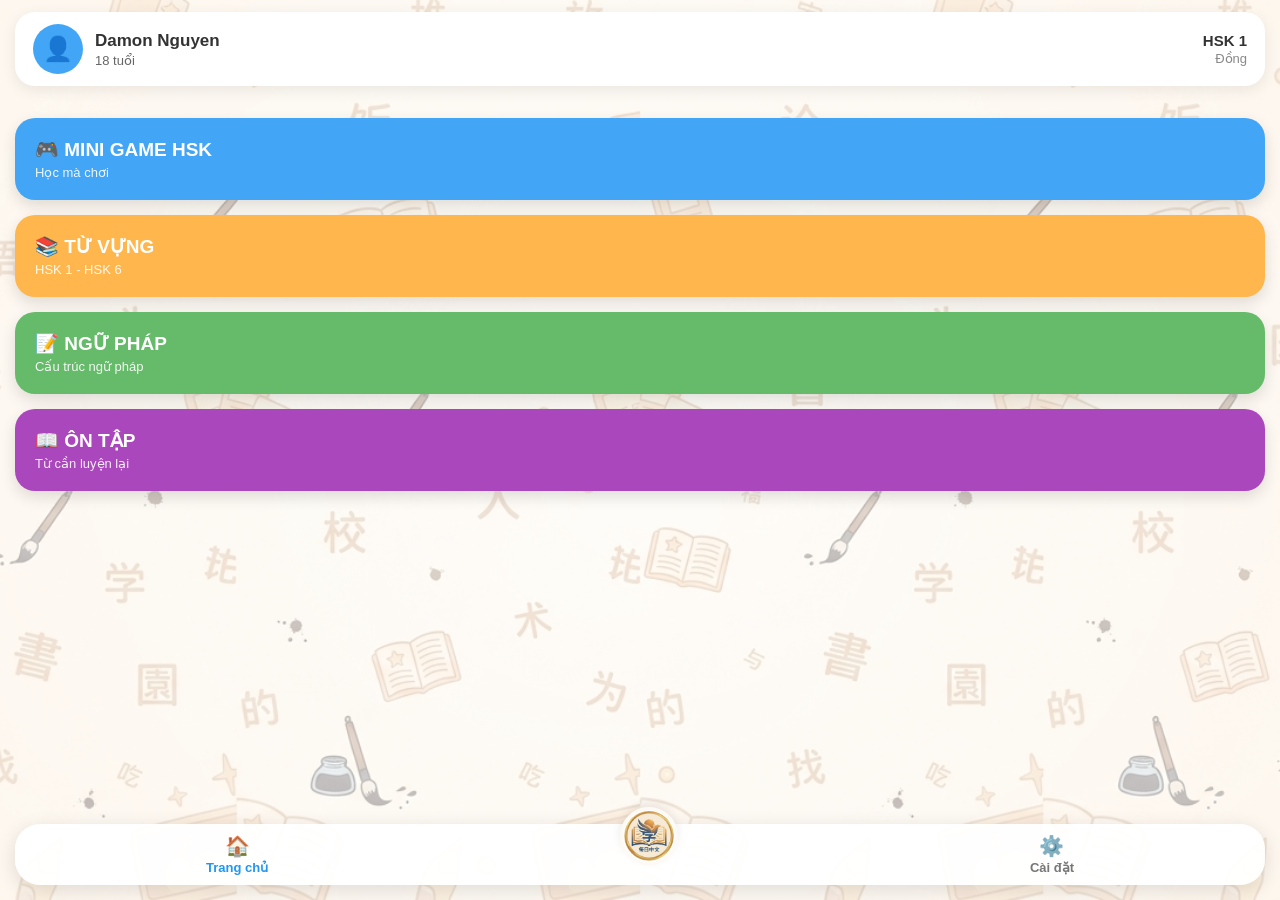
<file: index.html>
<!DOCTYPE html>
<html lang="vi">
<head>
    <meta charset="UTF-8">
    <meta name="viewport" content="width=device-width, initial-scale=1.0">
    <title>HSK Game - Trang Chủ</title>
    <link rel="stylesheet" href="style.css">
</head>
<body>

    <div class="header-fixed">
        <div class="profile">
            <div class="avatar">👤</div>
            <div class="info">
                <h3 id="playerName">Damon</h3>
                <p id="playerAge">23 tuổi</p>
            </div>
            <div class="player-status">
                <div id="currentHSK">HSK 4</div>
                <div id="playerRank">Đồng</div>
            </div>
        </div>
    </div>

    <div class="container">
        <a href="gamecenter.html" class="card blue">
            🎮 MINI GAME HSK
            <span>Học mà chơi</span>
        </a>

        <a href="vocab.html" class="card orange">
            📚 TỪ VỰNG
            <span>HSK 1 - HSK 6</span>
        </a>

        <a href="gramma.html" class="card green">
            📝 NGỮ PHÁP
            <span>Cấu trúc ngữ pháp</span>
        </a>

        <a href="review.html" class="card purple">
            📖 ÔN TẬP
            <span>Từ cần luyện lại</span>
        </a>
    </div>

    <div class="footer">
        <a href="index.html" class="nav-btn active">
            <span class="icon">🏠</span>
            Trang chủ
        </a>
        
        <a href="about.html" class="logo-btn">
            <img src="pic/logo.png" alt="Logo">
        </a>

        <a href="setting.html" class="nav-btn">
            <span class="icon">⚙️</span>
            Cài đặt
        </a>
    </div>

    <script src="game.js"></script>
</body>
</html>
</file>
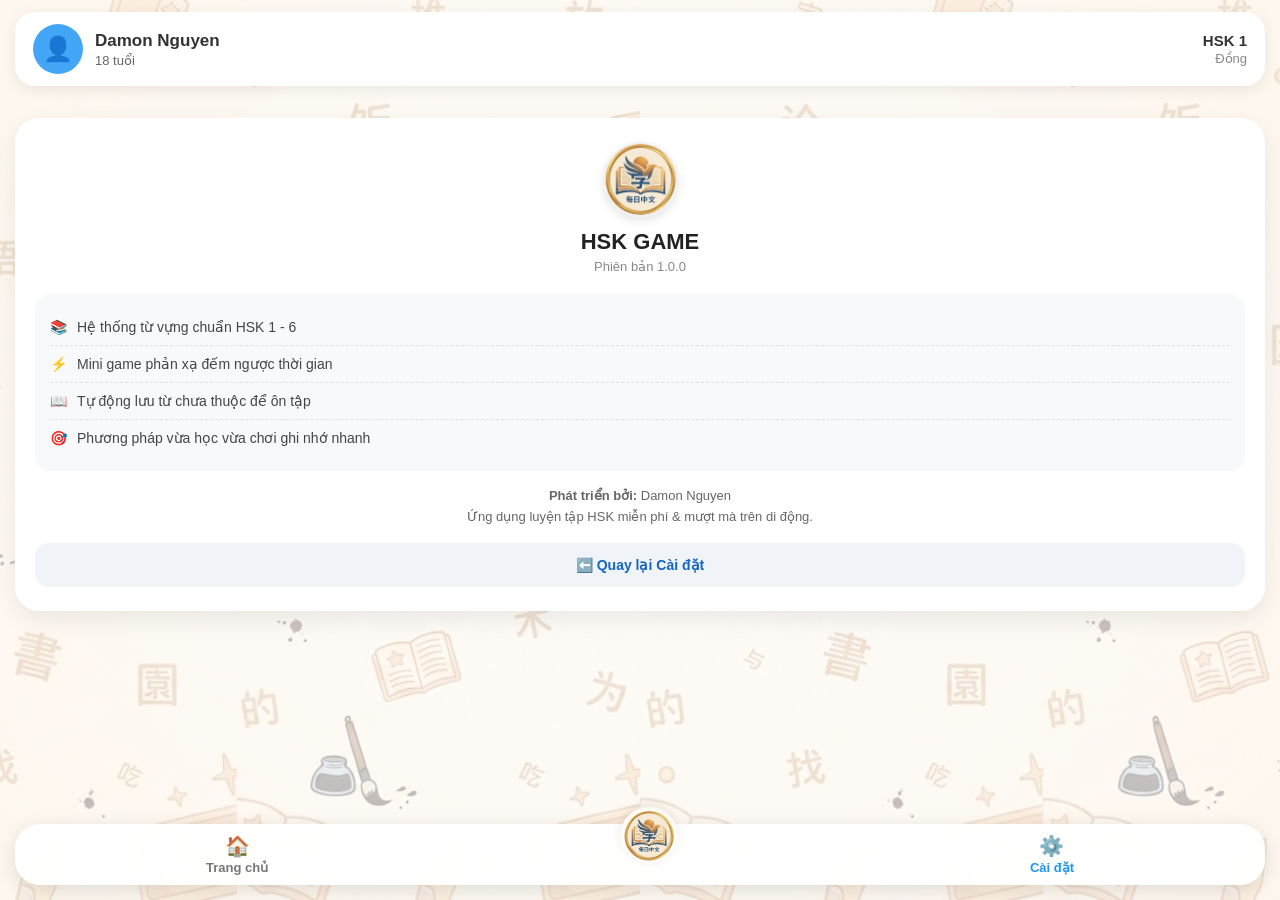
<file: about.html>
<!DOCTYPE html>
<html lang="vi">
<head>
    <meta charset="UTF-8">
    <meta name="viewport" content="width=device-width, initial-scale=1.0">
    <title>HSK Game - Giới Thiệu</title>
    <link rel="stylesheet" href="style.css">
</head>
<body>

    <div class="header-fixed">
        <div class="profile">
            <div class="avatar">👤</div>
            <div class="info">
                <h3 id="playerName">Damon</h3>
                <p id="playerAge">23 tuổi</p>
            </div>
            <div class="player-status">
                <div id="currentHSK">HSK 4</div>
                <div id="playerRank">Đồng</div>
            </div>
        </div>
    </div>

    <div class="container">
        <div class="about-card">
            
            <div class="about-header">
                <img src="pic/logo.png" alt="Logo" class="about-logo">
                <h2 class="about-app-name">HSK GAME</h2>
                <p class="about-version">Phiên bản 1.0.0</p>
            </div>

            <div class="about-info-list">
                <div class="about-info-item">
                    <span>📚</span>
                    <span>Hệ thống từ vựng chuẩn HSK 1 - 6</span>
                </div>
                <div class="about-info-item">
                    <span>⚡</span>
                    <span>Mini game phản xạ đếm ngược thời gian</span>
                </div>
                <div class="about-info-item">
                    <span>📖</span>
                    <span>Tự động lưu từ chưa thuộc để ôn tập</span>
                </div>
                <div class="about-info-item">
                    <span>🎯</span>
                    <span>Phương pháp vừa học vừa chơi ghi nhớ nhanh</span>
                </div>
            </div>

            <div class="about-dev-info">
                <p><b>Phát triển bởi:</b> Damon Nguyen</p>
                <p>Ứng dụng luyện tập HSK miễn phí & mượt mà trên di động.</p>
            </div>

            <a href="setting.html" class="btn-about-link">⬅️ Quay lại Cài đặt</a>
        </div>
    </div>

    <div class="footer">
        <a href="index.html" class="nav-btn">
            <span class="icon">🏠</span>
            Trang chủ
        </a>
        
        <a href="index.html" class="logo-btn">
            <img src="pic/logo.png" alt="Logo">
        </a>

        <a href="setting.html" class="nav-btn active">
            <span class="icon">⚙️</span>
            Cài đặt
        </a>
    </div>

    <script src="game.js"></script>
</body>
</html>
</file>
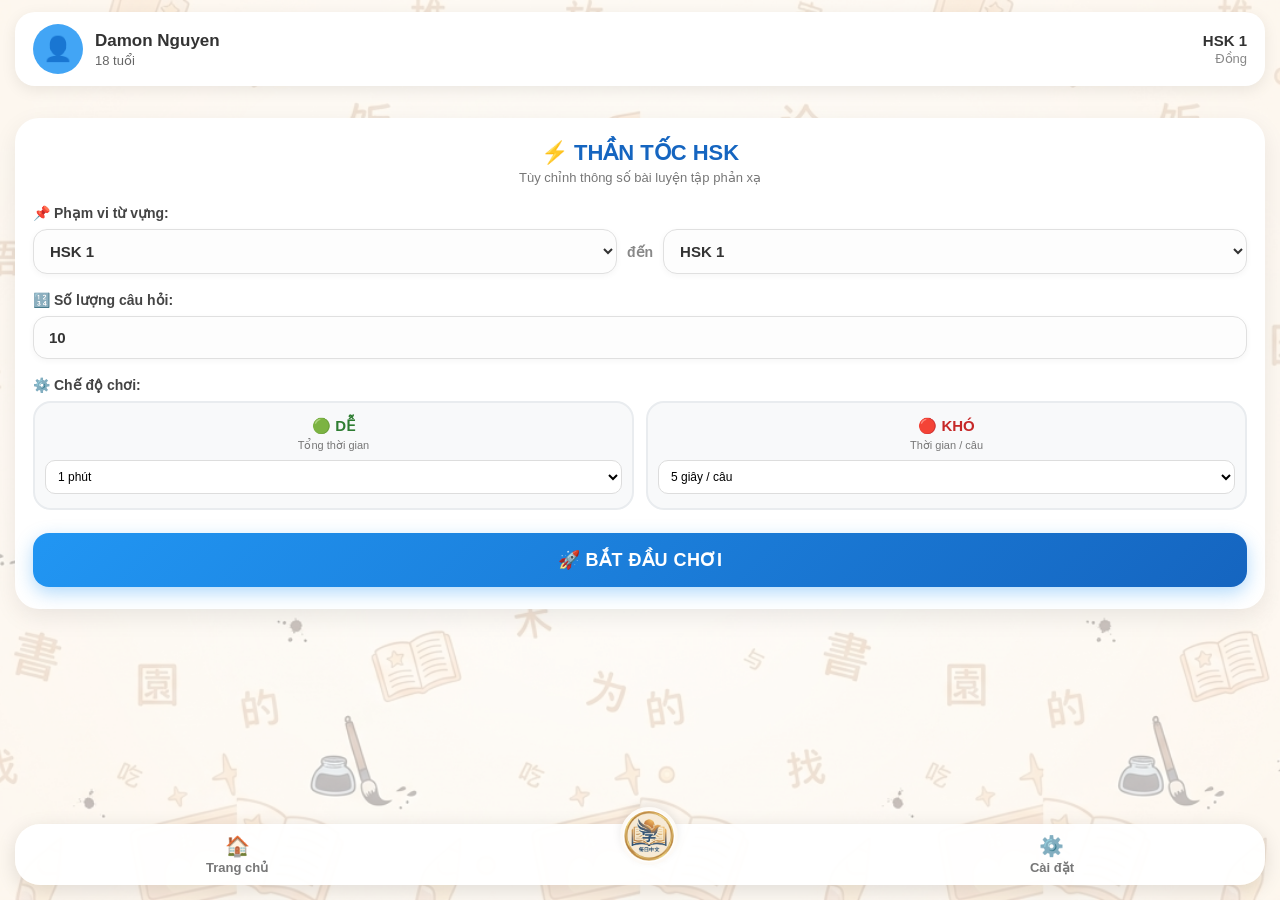
<file: game1.html>
<!DOCTYPE html>
<html lang="vi">
<head>
    <meta charset="UTF-8">
    <meta name="viewport" content="width=device-width, initial-scale=1.0">
    <title>HSK Game - Thần Tốc HSK</title>
    <link rel="stylesheet" href="style.css">
</head>
<body>

    <div class="header-fixed">
        <div class="profile">
            <div class="avatar">👤</div>
            <div class="info">
                <h3 id="playerName">Damon</h3>
                <p id="playerAge">23 tuổi</p>
            </div>
            <div class="player-status">
                <div id="currentHSK">HSK 4</div>
                <div id="playerRank">Đồng</div>
            </div>
        </div>
    </div>

    <div class="container">
        
        <div id="setupScreen" class="setup-card">
            
            <div class="setup-header">
                <h2 class="setup-title">⚡ THẦN TỐC HSK</h2>
                <p class="setup-subtitle">Tùy chỉnh thông số bài luyện tập phản xạ</p>
            </div>

            <div class="setup-group">
                <div class="setup-label">📌 Phạm vi từ vựng:</div>
                <div class="hsk-range-row">
                    <select id="startHskSelect" onchange="checkGameHsk()">
                        <option value="1">HSK 1</option>
                        <option value="2">HSK 2</option>
                        <option value="3">HSK 3</option>
                        <option value="4">HSK 4</option>
                        <option value="5">HSK 5</option>
                        <option value="6">HSK 6</option>
                    </select>
                    <span class="range-separator">đến</span>
                    <select id="endHskSelect" onchange="checkGameHsk()">
                        <option value="1">HSK 1</option>
                        <option value="2">HSK 2</option>
                        <option value="3">HSK 3</option>
                        <option value="4">HSK 4</option>
                        <option value="5">HSK 5</option>
                        <option value="6">HSK 6</option>
                    </select>
                </div>
            </div>

            <div class="setup-group">
                <div class="setup-label">🔢 Số lượng câu hỏi:</div>
                <input type="number" id="questionCount" class="setup-input-full" min="10" max="100" step="10" value="10">
            </div>

            <div class="setup-group">
                <div class="setup-label">⚙️ Chế độ chơi:</div>
                <div class="mode-grid">
                    
                    <div id="easyModeCard" class="mode-card easy-card" onclick="selectGameMode('easy')">
                        <h4>🟢 DỄ</h4>
                        <p>Tổng thời gian</p>
                        <select id="easyTimeSelect" onclick="event.stopPropagation()"></select>
                    </div>
                    
                    <div id="hardModeCard" class="mode-card hard-card" onclick="selectGameMode('hard')">
                        <h4>🔴 KHÓ</h4>
                        <p>Thời gian / câu</p>
                        <select id="hardTimeSelect" onclick="event.stopPropagation()">
                            <option value="7">7 giây / câu</option>
                            <option value="5" selected>5 giây / câu</option>
                            <option value="3">3 giây / câu</option>
                        </select>
                    </div>

                </div>
            </div>

            <button class="btn-start-game" onclick="startSpeedGame()">🚀 BẮT ĐẦU CHƠI</button>
        </div>

        <div id="playScreen" class="game-play-box" style="display: none;">
            <h3 id="progressText" style="color: #888;">Câu 1/10</h3>
            
            <div class="timer-bar-container">
                <div id="timerFill" class="timer-bar-fill"></div>
            </div>
            
            <p id="timerText" style="font-weight: bold; color: #f44336;">0:00</p>
            
            <h1 id="questionHanzi" class="hanzi-display">汉字</h1>
            
            <div id="optionsGrid" class="options-grid">
                </div>
        </div>

        <div id="resultScreen" class="game-play-box" style="display: none; padding: 35px 20px;">
            <h2 style="font-size: 28px; color: #333;">🎉 HOÀN THÀNH!</h2>
            <p style="color: #666; margin-top: 8px;">Điểm số của bạn:</p>
            <h1 id="scoreText" style="color: #4caf50; font-size: 55px; margin: 15px 0 25px 0;">10/10</h1>
            
            <button class="btn-game-action btn-replay" onclick="resetSpeedGame()">
                🔄 CHƠI LẠI
            </button>
            <button class="btn-game-action btn-leave" onclick="leaveGame()">
                🚪 RỜI GAME
            </button>
        </div>

    </div>

    <div class="footer">
        <a href="index.html" class="nav-btn">
            <span class="icon">🏠</span>
            Trang chủ
        </a>
        
        <a href="index.html" class="logo-btn">
            <img src="pic/logo.png" alt="Logo">
        </a>

        <a href="setting.html" class="nav-btn">
            <span class="icon">⚙️</span>
            Cài đặt
        </a>
    </div>

    <script src="game.js"></script>
</body>
</html>
</file>
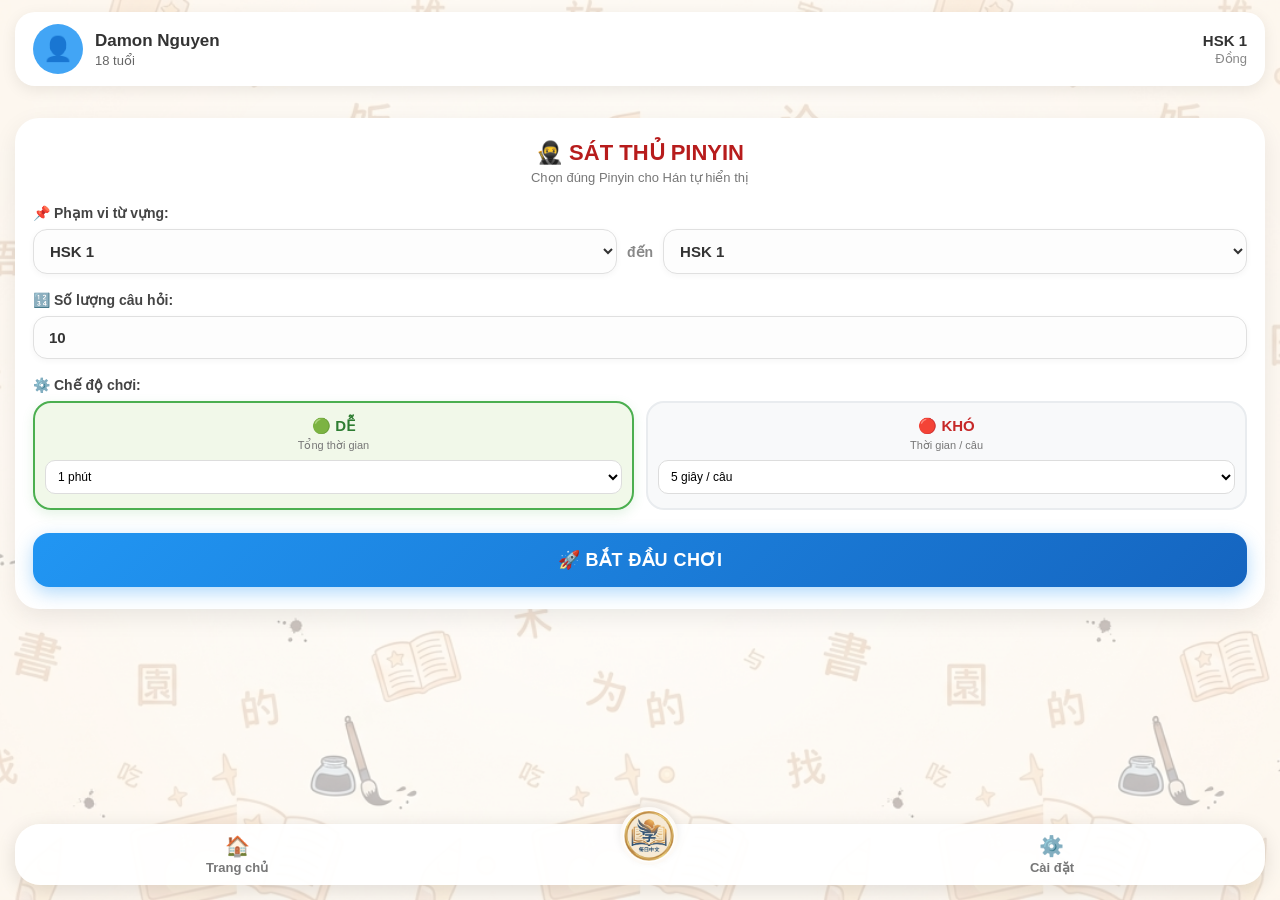
<file: game2.html>
<!DOCTYPE html>
<html lang="vi">
<head>
    <meta charset="UTF-8">
    <meta name="viewport" content="width=device-width, initial-scale=1.0">
    <title>HSK Game - Thử Thách Pinyin</title>
    <link rel="stylesheet" href="style.css">
</head>
<body>

    <!-- Kế thừa Header Profile -->
    <div class="header-fixed">
        <div class="profile">
            <div class="avatar">👤</div>
            <div class="info">
                <h3 id="playerName">Damon</h3>
                <p id="playerAge">23 tuổi</p>
            </div>
            <div class="player-status">
                <div id="currentHSK">HSK 4</div>
                <div id="playerRank">Đồng</div>
            </div>
        </div>
    </div>

    <div class="container">
        
        <!-- MÀN HÌNH SETUP GAME 2 -->
        <div id="game2Setup" class="setup-card">
            <div class="setup-header">
                <h2 class="setup-title" style="color: #b71c1c;">🥷 SÁT THỦ PINYIN</h2>
                <p class="setup-subtitle">Chọn đúng Pinyin cho Hán tự hiển thị</p>
            </div>

            <div class="setup-group">
                <div class="setup-label">📌 Phạm vi từ vựng:</div>
                <div class="hsk-range-row">
                    <select id="g2StartHskSelect" onchange="checkGame2Hsk()">
                        <option value="1">HSK 1</option>
                        <option value="2">HSK 2</option>
                        <option value="3">HSK 3</option>
                        <option value="4">HSK 4</option>
                        <option value="5">HSK 5</option>
                        <option value="6">HSK 6</option>
                    </select>
                    <span class="range-separator">đến</span>
                    <select id="g2EndHskSelect" onchange="checkGame2Hsk()">
                        <option value="1">HSK 1</option>
                        <option value="2">HSK 2</option>
                        <option value="3">HSK 3</option>
                        <option value="4">HSK 4</option>
                        <option value="5">HSK 5</option>
                        <option value="6">HSK 6</option>
                    </select>
                </div>
            </div>

            <div class="setup-group">
                <div class="setup-label">🔢 Số lượng câu hỏi:</div>
                <input type="number" id="g2QuestionCount" class="setup-input-full" min="10" max="100" step="10" value="10">
            </div>

            <div class="setup-group">
                <div class="setup-label">⚙️ Chế độ chơi:</div>
                <div class="mode-grid">
                    <div id="g2EasyModeCard" class="mode-card easy-card" onclick="selectGame2Mode('easy')">
                        <h4>🟢 DỄ</h4>
                        <p>Tổng thời gian</p>
                        <select id="g2EasyTimeSelect" onclick="event.stopPropagation()"></select>
                    </div>
                    
                    <div id="g2HardModeCard" class="mode-card hard-card" onclick="selectGame2Mode('hard')">
                        <h4>🔴 KHÓ</h4>
                        <p>Thời gian / câu</p>
                        <select id="g2HardTimeSelect" onclick="event.stopPropagation()">
                            <option value="7">7 giây / câu</option>
                            <option value="5" selected>5 giây / câu</option>
                            <option value="3">3 giây / câu</option>
                        </select>
                    </div>
                </div>
            </div>

            <button class="btn-start-game" onclick="startGame2()">🚀 BẮT ĐẦU CHƠI</button>
        </div>

        <!-- MÀN HÌNH PLAY GAME 2 -->
        <div id="game2PlayScreen" class="game-play-box" style="display: none;">
            <h3 id="g2ProgressText" style="color: #888;">Câu 1/10</h3>
            
            <div class="timer-bar-container">
                <div id="g2TimerFill" class="timer-bar-fill"></div>
            </div>
            
            <p id="g2TimerText" style="font-weight: bold; color: #f44336;">0:00</p>
            
            <h1 id="g2QuestionHanzi" class="hanzi-display">汉字</h1>
            
            <div id="g2OptionsGrid" class="options-grid">
                <!-- Nút đáp án render từ JS -->
            </div>
        </div>

        <!-- MÀN HÌNH KẾT QUẢ GAME 2 -->
                <div id="game2ResultScreen" class="game-play-box" style="display: none; padding: 25px 15px;">
            <h2 style="font-size: 26px; color: #333;">🎉 HOÀN THÀNH!</h2>
            <p style="color: #666; margin-top: 5px;">Điểm số của bạn:</p>
            <h1 id="g2ScoreText" style="color: #4caf50; font-size: 45px; margin: 10px 0 5px 0;">10/10</h1>
            
            <!-- Thêm hiển thị tổng thời gian -->
            <p style="color: #888; font-size: 14px; font-weight: bold; margin-bottom: 15px;">⏱️ Thời gian: <span id="g2TotalTime">0 giây</span></p>
            
            <!-- Danh sách lịch sử -->
            <div class="g2-history-list" id="g2HistoryList"></div>
            
            <button class="btn-game-action btn-replay" style="margin-top: 15px;" onclick="resetGame2()">
                🔄 CHƠI LẠI
            </button>
            <button class="btn-game-action btn-leave" onclick="leaveGame2()">
                🚪 RỜI GAME
            </button>
        </div>

    </div>

    <!-- Kế thừa Footer -->
    <div class="footer">
        <a href="index.html" class="nav-btn">
            <span class="icon">🏠</span>
            Trang chủ
        </a>
        <a href="gamecenter.html" class="logo-btn">
            <img src="pic/logo.png" alt="Logo">
        </a>
        <a href="setting.html" class="nav-btn">
            <span class="icon">⚙️</span>
            Cài đặt
        </a>
    </div>

    <script src="game.js"></script>
</body>
</html>
</file>
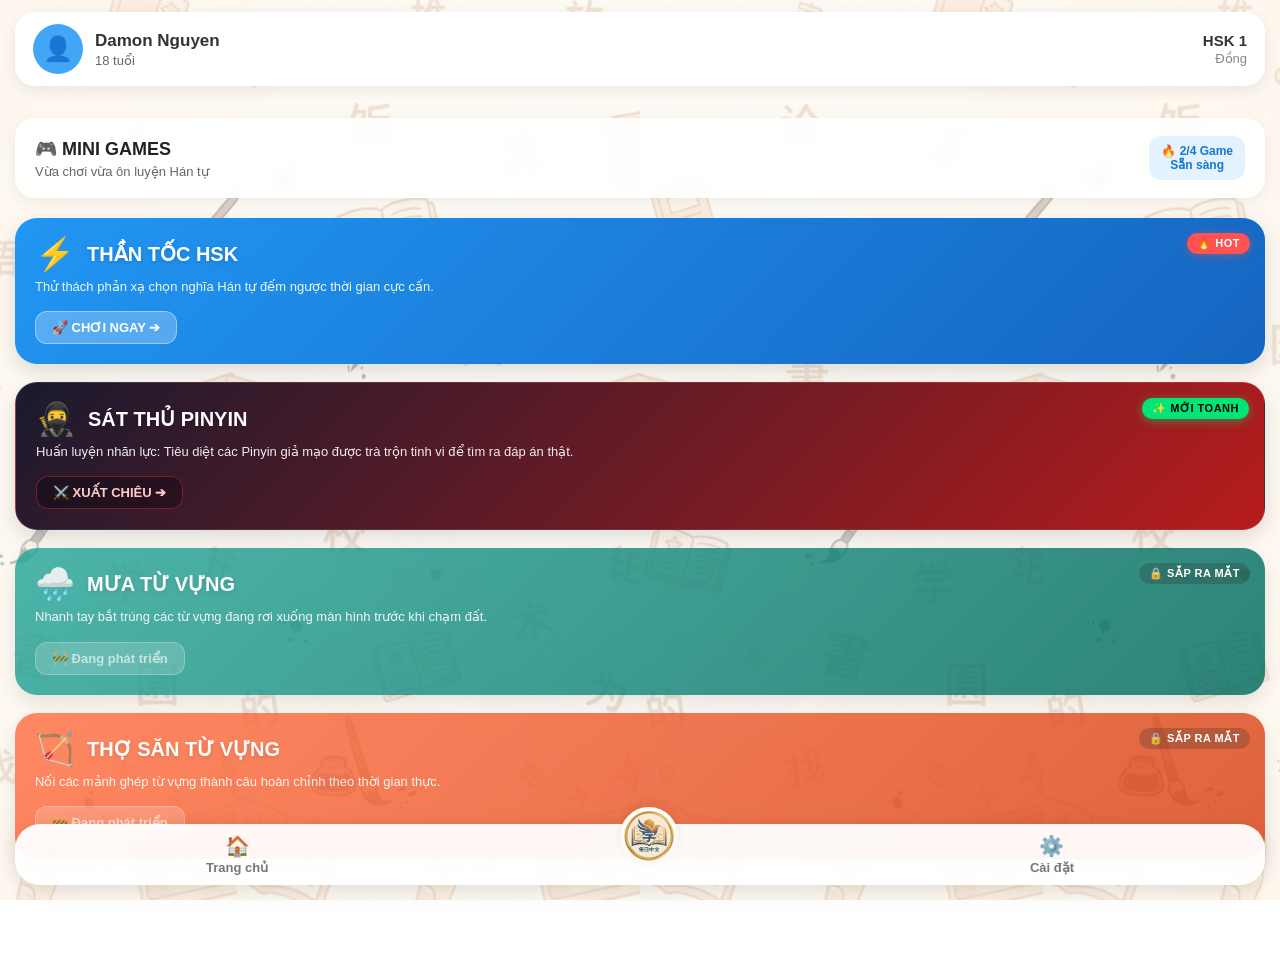
<file: gamecenter.html>
<!DOCTYPE html>
<html lang="vi">
<head>
    <meta charset="UTF-8">
    <meta name="viewport" content="width=device-width, initial-scale=1.0">
    <title>HSK Game - Game Center</title>
    <link rel="stylesheet" href="style.css">
</head>
<body>

    <div class="header-fixed">
        <div class="profile">
            <div class="avatar">👤</div>
            <div class="info">
                <h3 id="playerName">Damon</h3>
                <p id="playerAge">23 tuổi</p>
            </div>
            <div class="player-status">
                <div id="currentHSK">HSK 4</div>
                <div id="playerRank">Đồng</div>
            </div>
        </div>
    </div>

    <div class="container">
        
        <div class="game-banner">
            <div class="banner-text">
                <h2>🎮 MINI GAMES</h2>
                <p>Vừa chơi vừa ôn luyện Hán tự</p>
            </div>
            <div class="banner-stat">
                🔥 2/4 Game<br>Sẵn sàng
            </div>
        </div>

        <a href="game1.html" class="game-item bg-speed">
            <span class="game-badge badge-hot">🔥 HOT</span>
            <div class="game-header">
                <span class="game-icon">⚡</span>
                <span class="game-title">THẦN TỐC HSK</span>
            </div>
            <p class="game-desc">Thử thách phản xạ chọn nghĩa Hán tự đếm ngược thời gian cực cấn.</p>
            <div class="game-action">
                🚀 CHƠI NGAY ➔
            </div>
        </a>
                <!-- Khối Game 2: Sát Thủ Pinyin -->
        <a href="game2.html" class="game-item bg-assassin">
            <span class="game-badge badge-new">✨ MỚI TOANH</span>
            <div class="game-header">
                <span class="game-icon">🥷</span>
                <span class="game-title">SÁT THỦ PINYIN</span>
            </div>
            <p class="game-desc">Huấn luyện nhãn lực: Tiêu diệt các Pinyin giả mạo được trà trộn tinh vi để tìm ra đáp án thật.</p>
            <div class="game-action assassin-btn">
                ⚔️ XUẤT CHIÊU ➔
            </div>
        </a>
        
        <div class="game-item bg-rain">
            <span class="game-badge badge-lock">🔒 SẮP RA MẮT</span>
            <div class="game-header">
                <span class="game-icon">🌧️</span>
                <span class="game-title">MƯA TỪ VỰNG</span>
            </div>
            <p class="game-desc">Nhanh tay bắt trúng các từ vựng đang rơi xuống màn hình trước khi chạm đất.</p>
            <div class="game-action disabled">
                🚧 Đang phát triển
            </div>
        </div>

        <div class="game-item bg-hunter">
            <span class="game-badge badge-lock">🔒 SẮP RA MẮT</span>
            <div class="game-header">
                <span class="game-icon">🏹</span>
                <span class="game-title">THỢ SĂN TỪ VỰNG</span>
            </div>
            <p class="game-desc">Nối các mảnh ghép từ vựng thành câu hoàn chỉnh theo thời gian thực.</p>
            <div class="game-action disabled">
                🚧 Đang phát triển
            </div>
        </div>

    </div>

    <div class="footer">
        <a href="index.html" class="nav-btn">
            <span class="icon">🏠</span>
            Trang chủ
        </a>
        
        <a href="index.html" class="logo-btn">
            <img src="pic/logo.png" alt="Logo">
        </a>

        <a href="setting.html" class="nav-btn">
            <span class="icon">⚙️</span>
            Cài đặt
        </a>
    </div>

    <script src="game.js"></script>
</body>
</html>
</file>
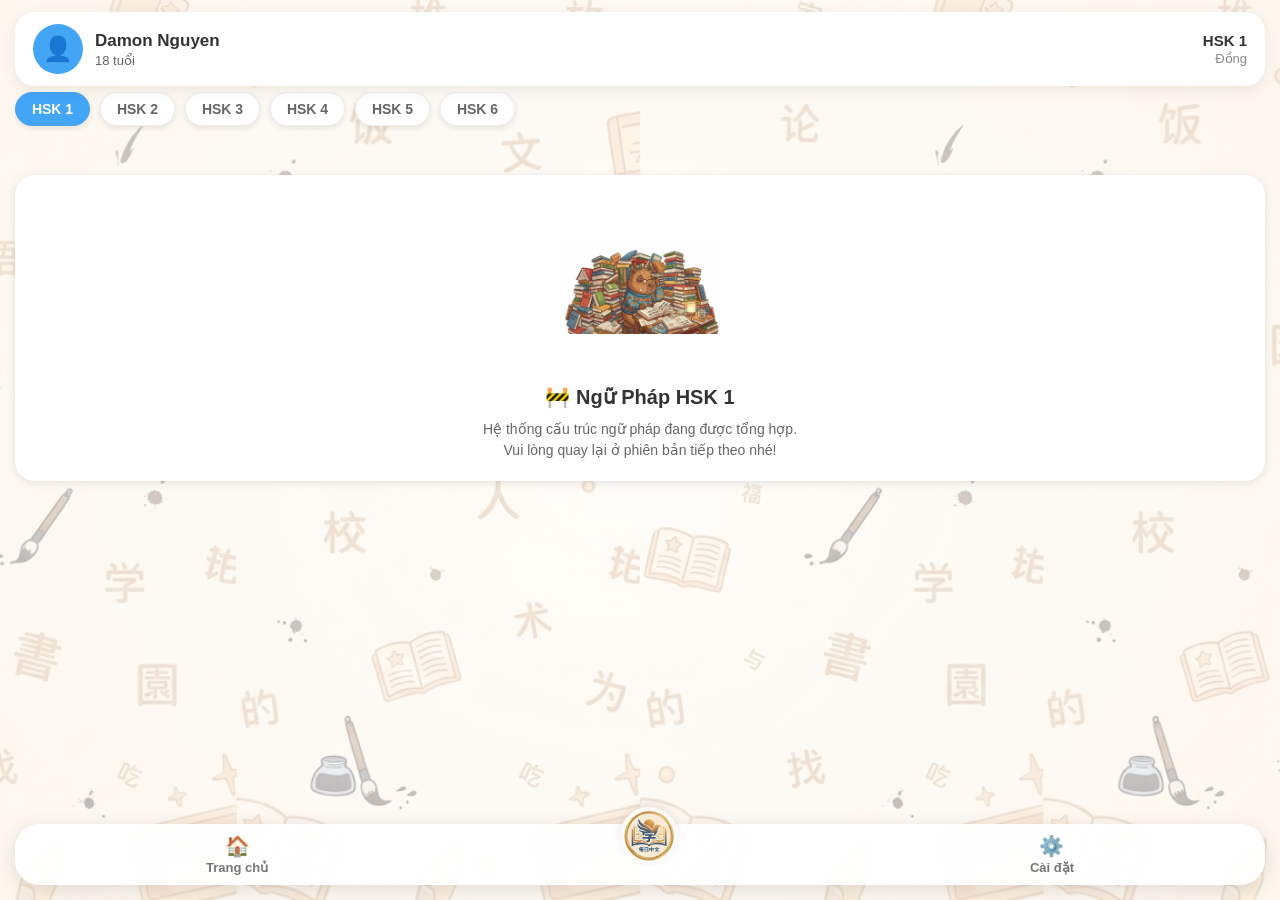
<file: gramma.html>
<!DOCTYPE html>
<html lang="vi">
<head>
    <meta charset="UTF-8">
    <meta name="viewport" content="width=device-width, initial-scale=1.0">
    <title>HSK Game - Ngữ Pháp</title>
    <link rel="stylesheet" href="style.css">
</head>
<body>

    <div class="header-fixed">
        <div class="profile">
            <div class="avatar">👤</div>
            <div class="info">
                <h3 id="playerName">Damon</h3>
                <p id="playerAge">23 tuổi</p>
            </div>
            <div class="player-status">
                <div id="currentHSK">HSK 4</div>
                <div id="playerRank">Đồng</div>
            </div>
        </div>
    </div>

    <div class="hsk-fixed-wrapper">
        <div class="hsk-tabs">
            <div class="hsk-tab active-tab" onclick="selectGrammarHsk(1, this)">HSK 1</div>
            <div class="hsk-tab" onclick="selectGrammarHsk(2, this)">HSK 2</div>
            <div class="hsk-tab" onclick="selectGrammarHsk(3, this)">HSK 3</div>
            <div class="hsk-tab" onclick="selectGrammarHsk(4, this)">HSK 4</div>
            <div class="hsk-tab" onclick="selectGrammarHsk(5, this)">HSK 5</div>
            <div class="hsk-tab" onclick="selectGrammarHsk(6, this)">HSK 6</div>
        </div>
    </div>

    <div class="container has-hsk">
        <div class="dev-box">
            <img src="pic/baotri.png" alt="Đang phát triển" class="maintain-img">
            
            <h2 id="hskTitle">🚧 Ngữ Pháp HSK 1</h2>
            <p>
                Hệ thống cấu trúc ngữ pháp đang được tổng hợp.<br>
                Vui lòng quay lại ở phiên bản tiếp theo nhé!
            </p>
        </div>
    </div>

    <div class="footer">
        <a href="index.html" class="nav-btn">
            <span class="icon">🏠</span>
            Trang chủ
        </a>
        
        <a href="index.html" class="logo-btn">
            <img src="pic/logo.png" alt="Logo">
        </a>

        <a href="setting.html" class="nav-btn">
            <span class="icon">⚙️</span>
            Cài đặt
        </a>
    </div>

    <script src="game.js"></script>
    <script>
        function selectGrammarHsk(level, element) {
            document.querySelectorAll('.hsk-tab').forEach(tab => tab.classList.remove('active-tab'));
            element.classList.add('active-tab');
            document.getElementById('hskTitle').innerText = `🚧 Ngữ Pháp HSK ${level}`;
        }
    </script>
</body>
</html>
</file>
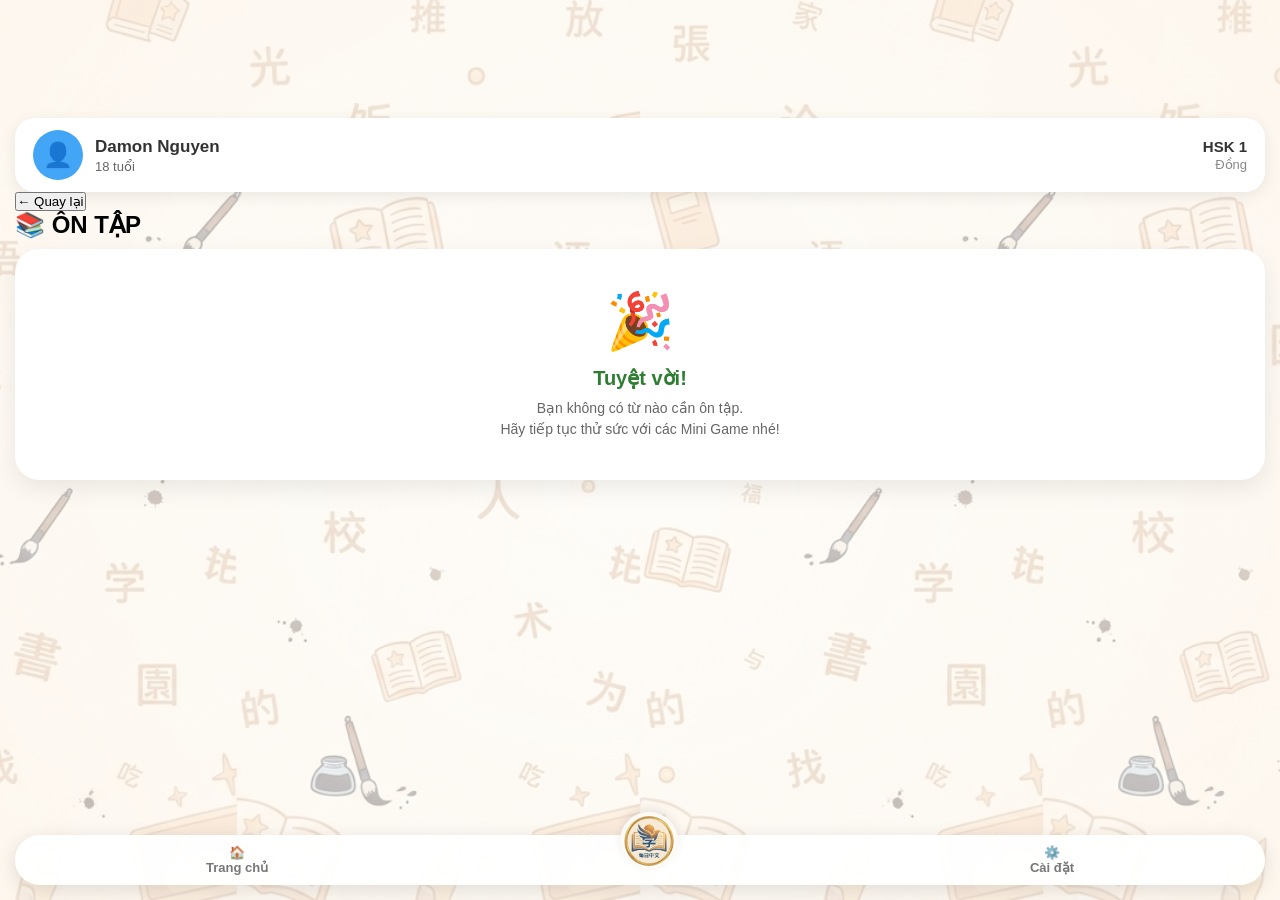
<file: review.html>
<!DOCTYPE html>
<html lang="vi">
<head>
<meta charset="UTF-8">
<meta name="viewport" content="width=device-width, initial-scale=1.0">
<title>Ôn tập</title>
<link rel="stylesheet" href="style.css">
</head>
<body>

<div class="container">
    <div class="profile">
        <div class="avatar">👤</div>
        <div class="info">
            <h3 id="playerName">Damon Nguyen</h3>
            <p id="playerAge">18 tuổi</p>
        </div>
        <div class="player-status">
            <div id="currentHSK">HSK 1</div>
            <div id="playerRank">Đồng</div>
        </div>
    </div>

    <button class="back-btn" onclick="location.href='index.html'">← Quay lại</button>
    <h2>📚 ÔN TẬP</h2>
    <p id="reviewCount" style="margin-bottom: 15px; font-weight: bold;"></p>
    
    <div id="reviewList"></div>
</div>

<div class="footer">
    <div class="nav-btn" onclick="location.href='index.html'">
        🏠<br>Trang chủ
    </div>
    <div class="nav-btn logo-btn" onclick="location.href='about.html'">
        <img src="pic/logo.png">
    </div>
    <div class="nav-btn" onclick="location.href='setting.html'">
        ⚙️<br>Cài đặt
    </div>
</div>

<script src="game.js"></script>
</body>
</html>
</file>
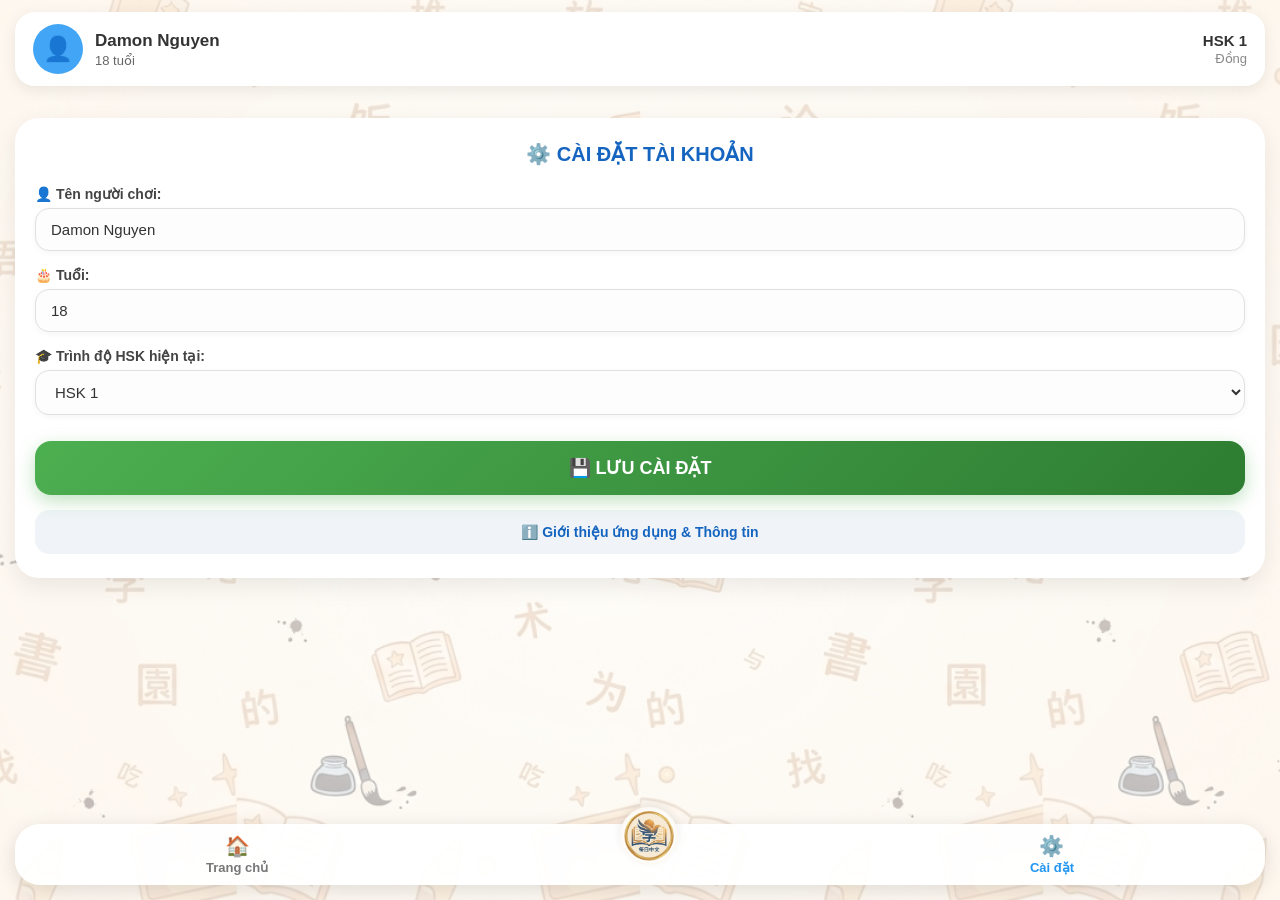
<file: setting.html>
<!DOCTYPE html>
<html lang="vi">
<head>
    <meta charset="UTF-8">
    <meta name="viewport" content="width=device-width, initial-scale=1.0">
    <title>HSK Game - Cài Đặt</title>
    <link rel="stylesheet" href="style.css">
</head>
<body>

    <div class="header-fixed">
        <div class="profile">
            <div class="avatar">👤</div>
            <div class="info">
                <h3 id="playerName">Damon</h3>
                <p id="playerAge">23 tuổi</p>
            </div>
            <div class="player-status">
                <div id="currentHSK">HSK 4</div>
                <div id="playerRank">Đồng</div>
            </div>
        </div>
    </div>

    <div class="container">
        <div class="setting-card">
            <h2 class="setting-title">⚙️ CÀI ĐẶT TÀI KHOẢN</h2>

            <div class="setting-group">
                <label for="nameInput">👤 Tên người chơi:</label>
                <input type="text" id="nameInput" placeholder="Nhập tên của bạn">
            </div>

            <div class="setting-group">
                <label for="ageInput">🎂 Tuổi:</label>
                <input type="number" id="ageInput" placeholder="Nhập tuổi" min="1" max="100">
            </div>

            <div class="setting-group">
                <label for="hskSelect">🎓 Trình độ HSK hiện tại:</label>
                <select id="hskSelect">
                    <option value="HSK 1">HSK 1</option>
                    <option value="HSK 2">HSK 2</option>
                    <option value="HSK 3">HSK 3</option>
                    <option value="HSK 4">HSK 4</option>
                    <option value="HSK 5">HSK 5</option>
                    <option value="HSK 6">HSK 6</option>
                </select>
            </div>

            <button class="btn-save-setting" onclick="saveSetting()">💾 LƯU CÀI ĐẶT</button>

            <a href="about.html" class="btn-about-link">ℹ️ Giới thiệu ứng dụng & Thông tin</a>
        </div>
    </div>

    <div class="footer">
        <a href="index.html" class="nav-btn">
            <span class="icon">🏠</span>
            Trang chủ
        </a>
        
        <a href="index.html" class="logo-btn">
            <img src="pic/logo.png" alt="Logo">
        </a>

        <a href="setting.html" class="nav-btn active">
            <span class="icon">⚙️</span>
            Cài đặt
        </a>
    </div>

    <script src="game.js"></script>
</body>
</html>
</file>
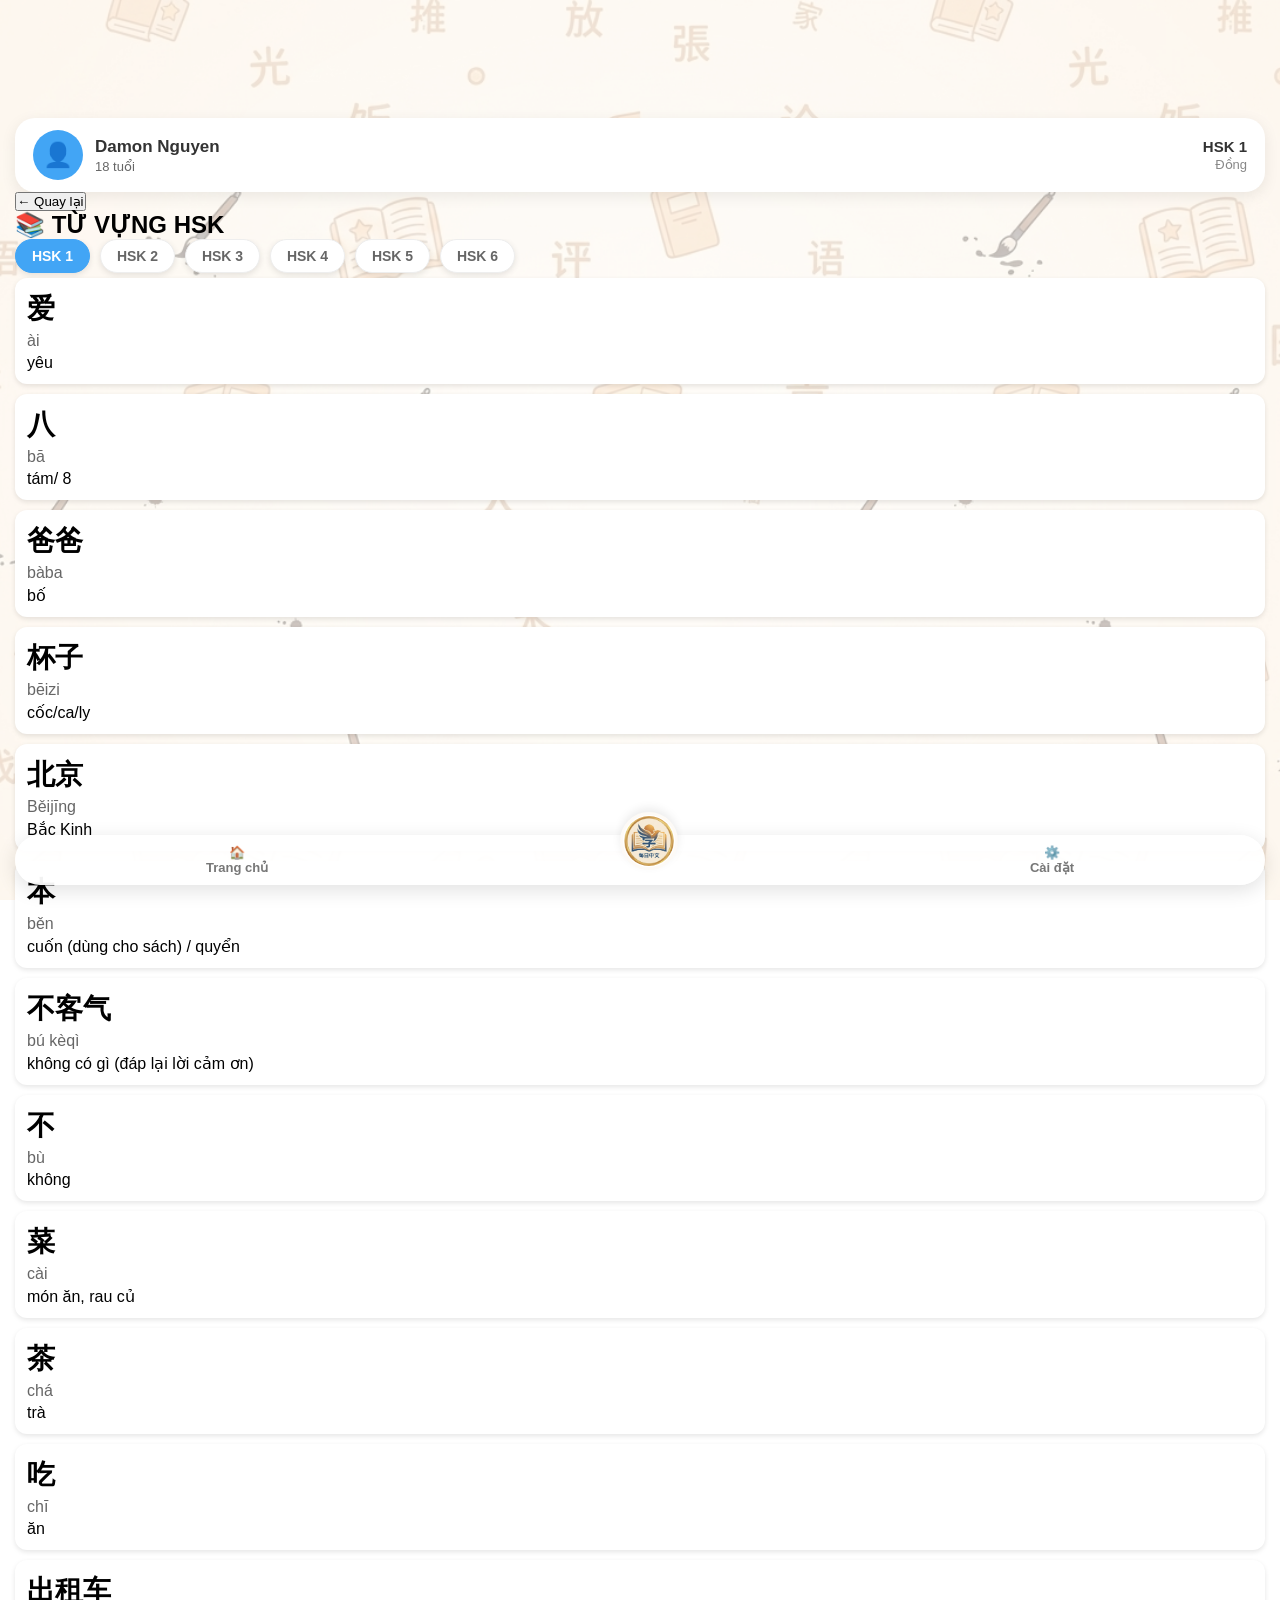
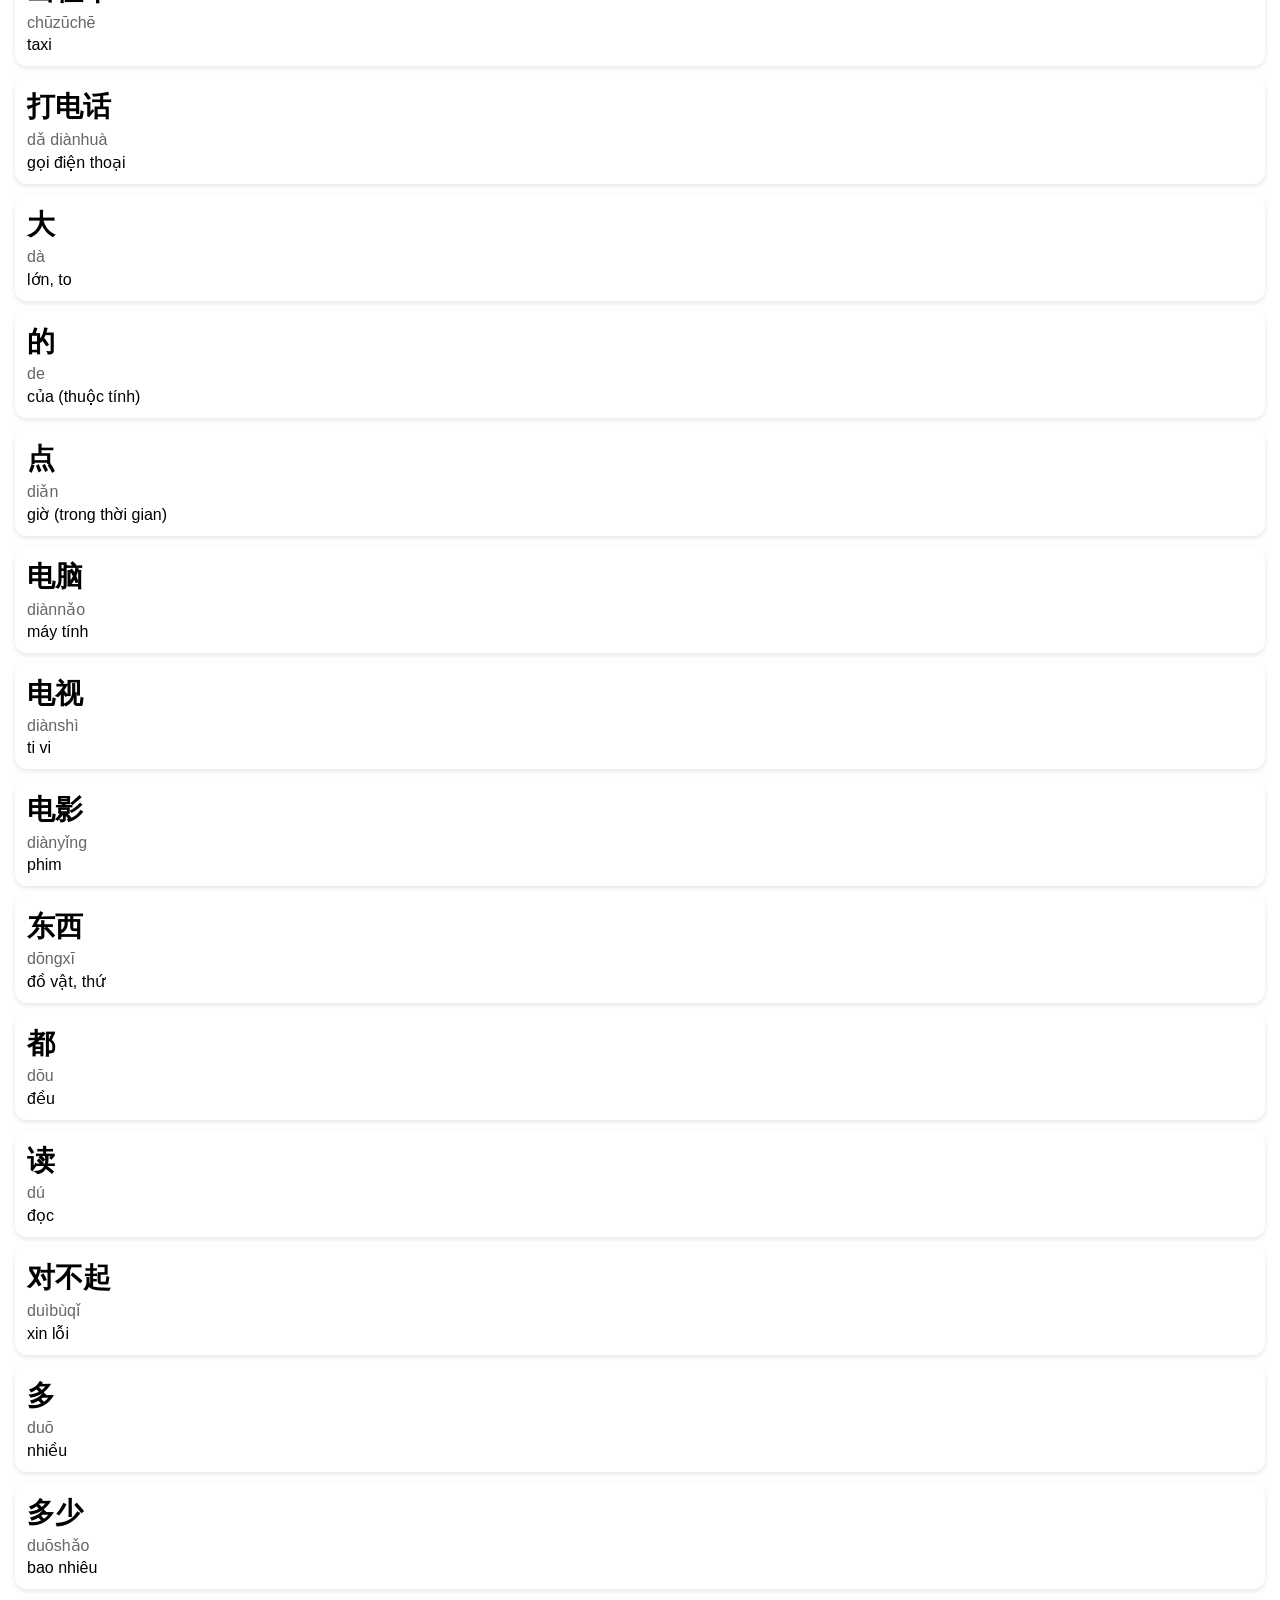
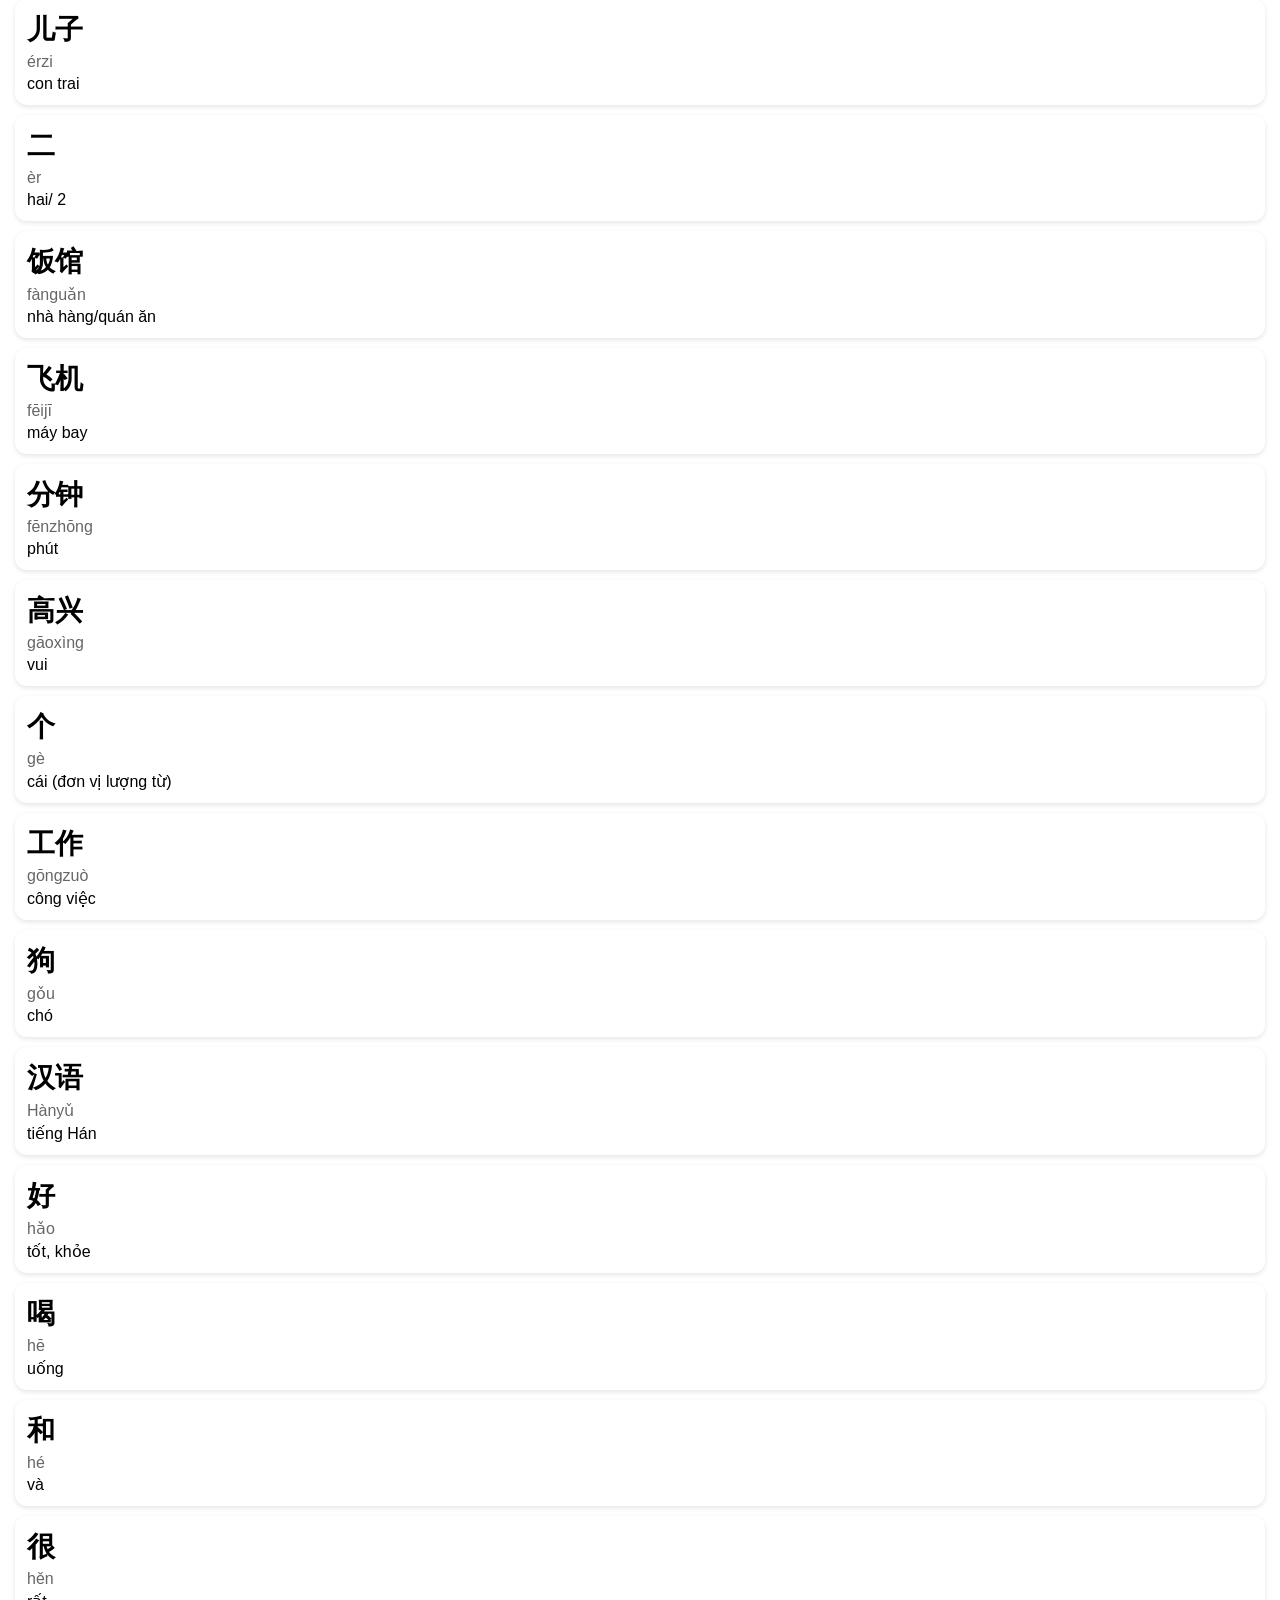
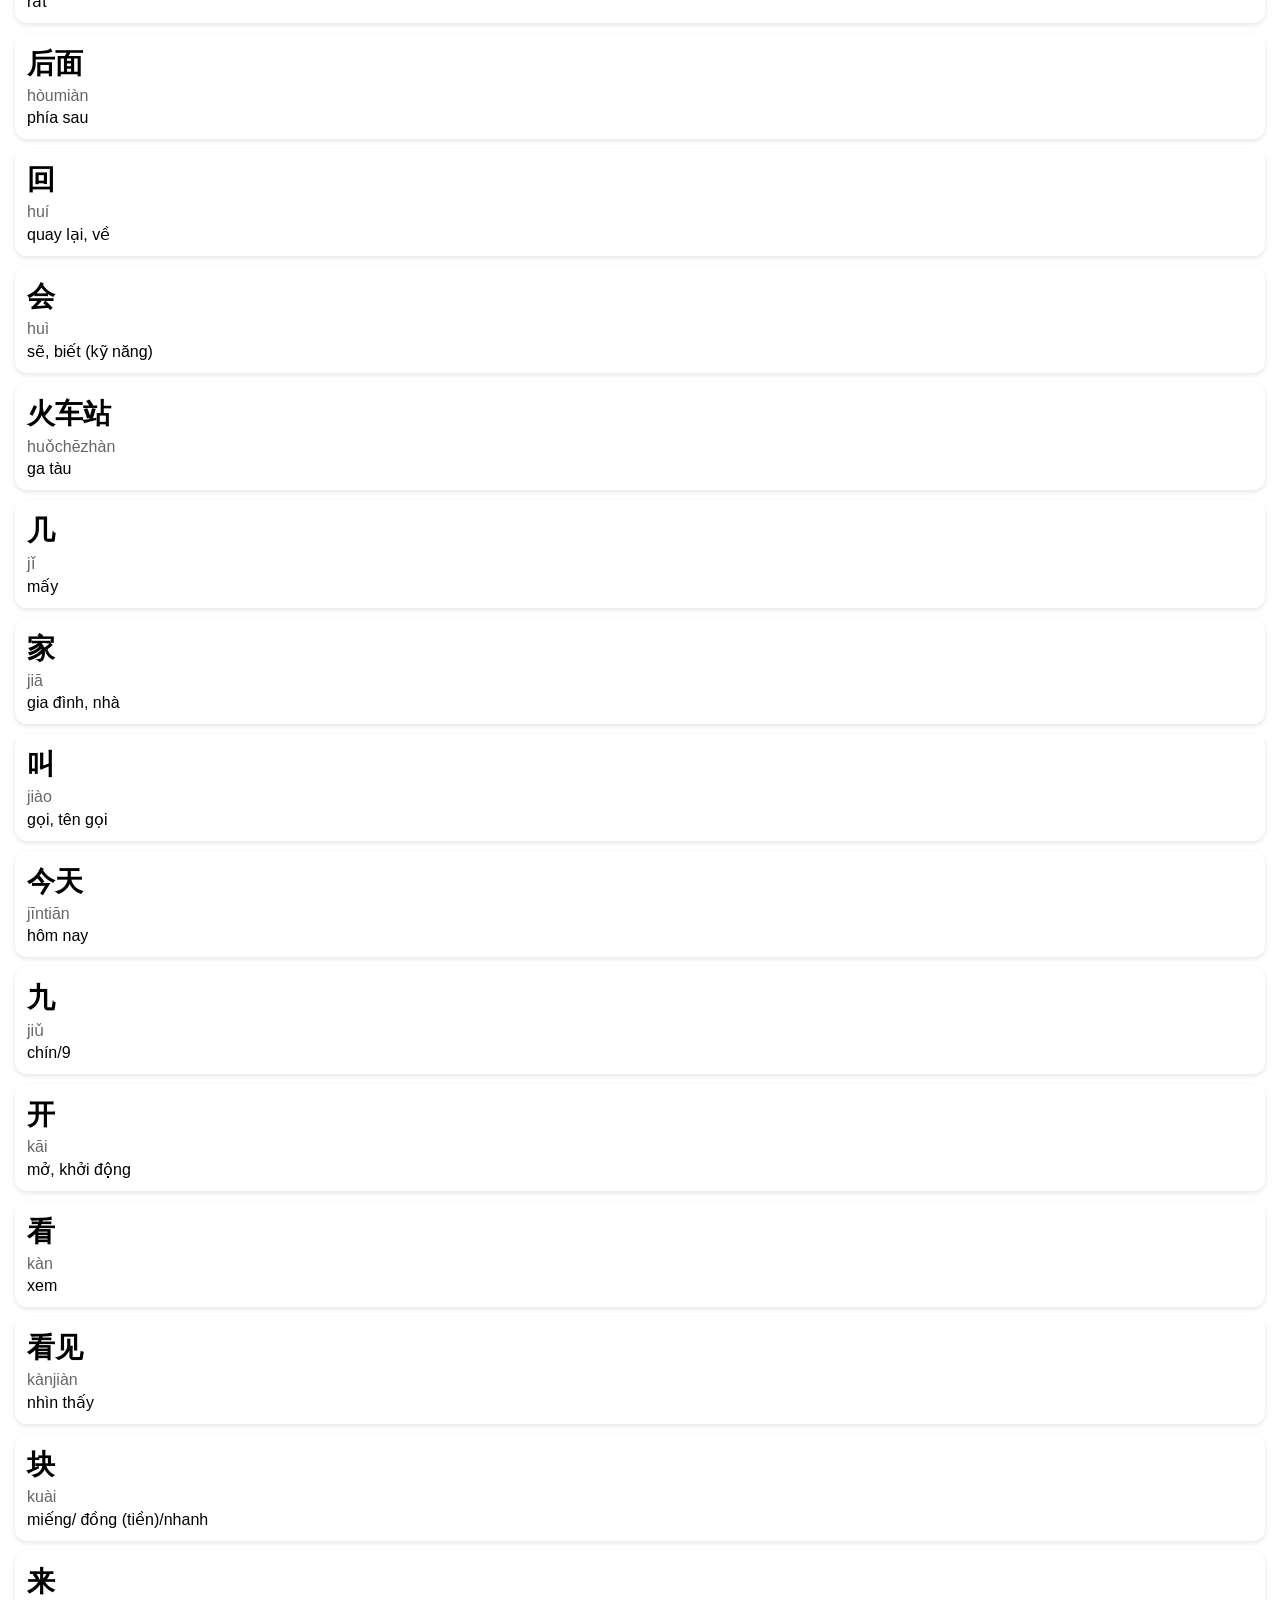
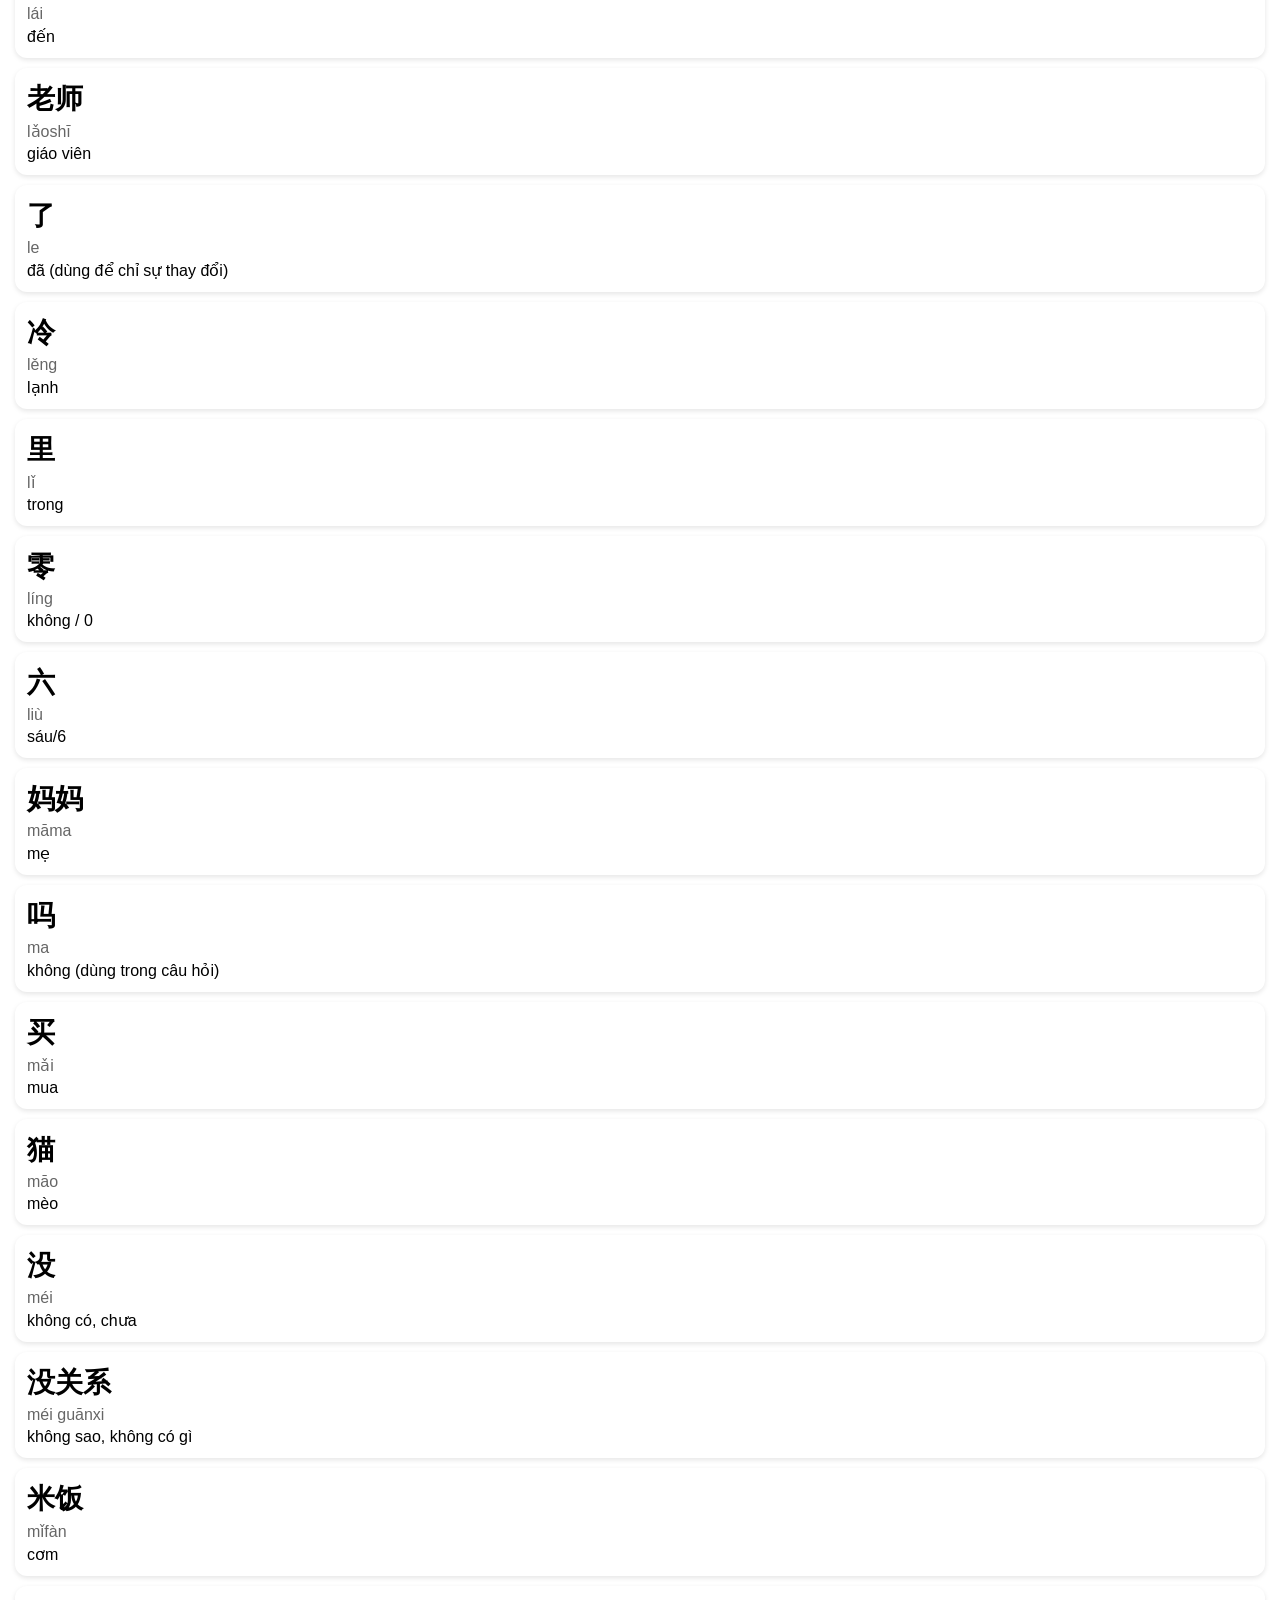
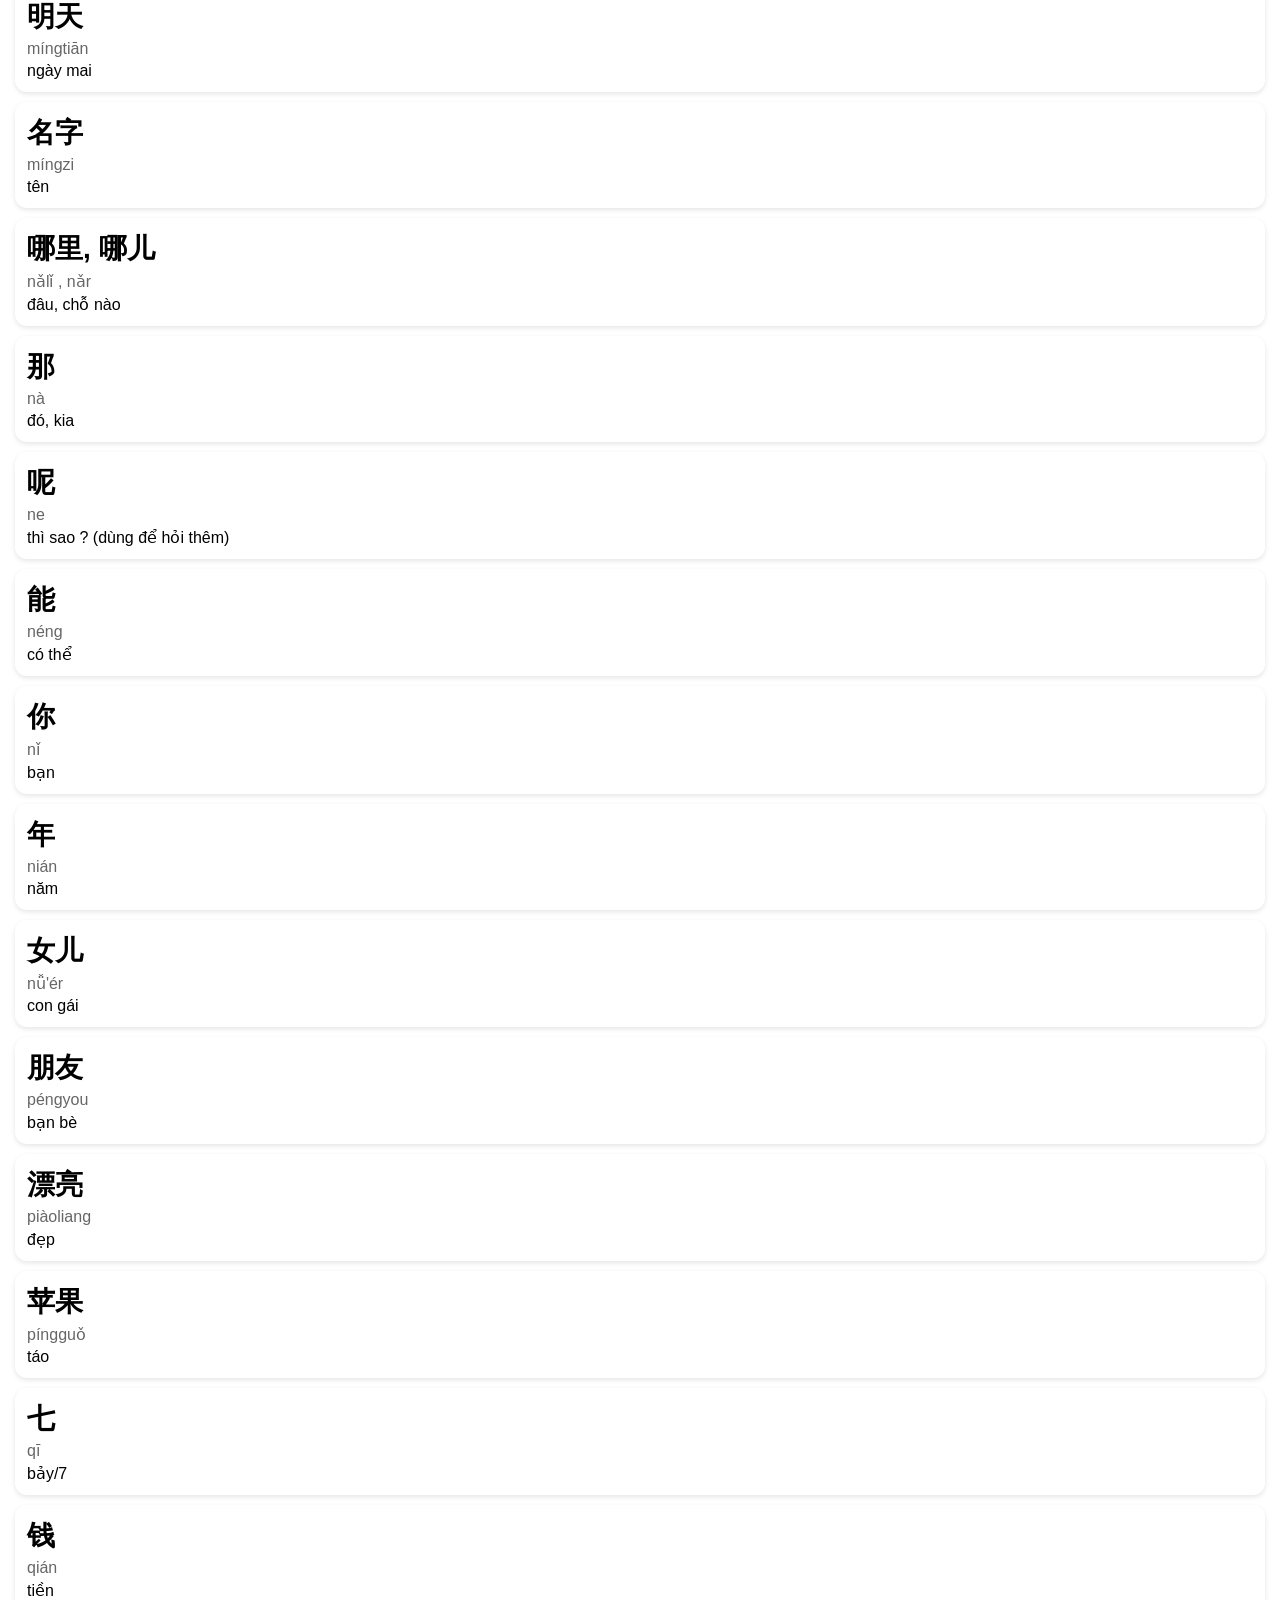
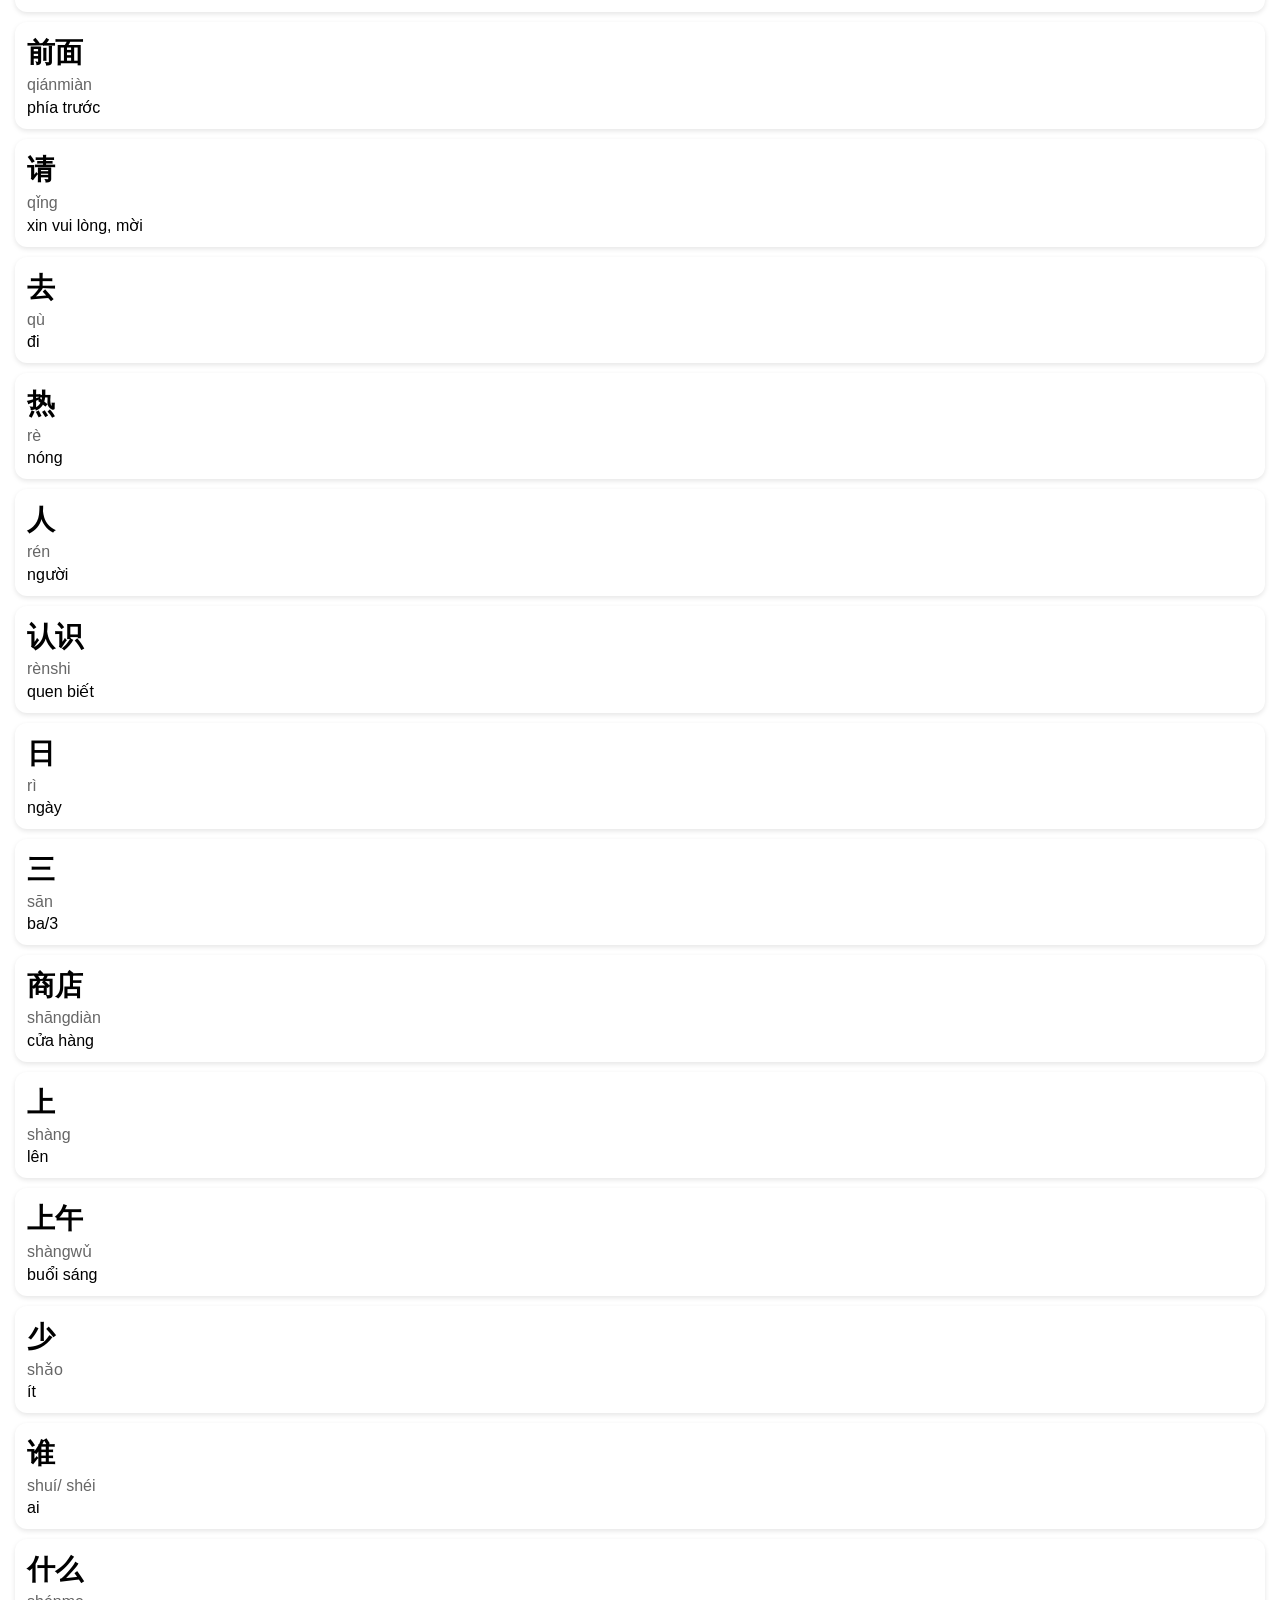
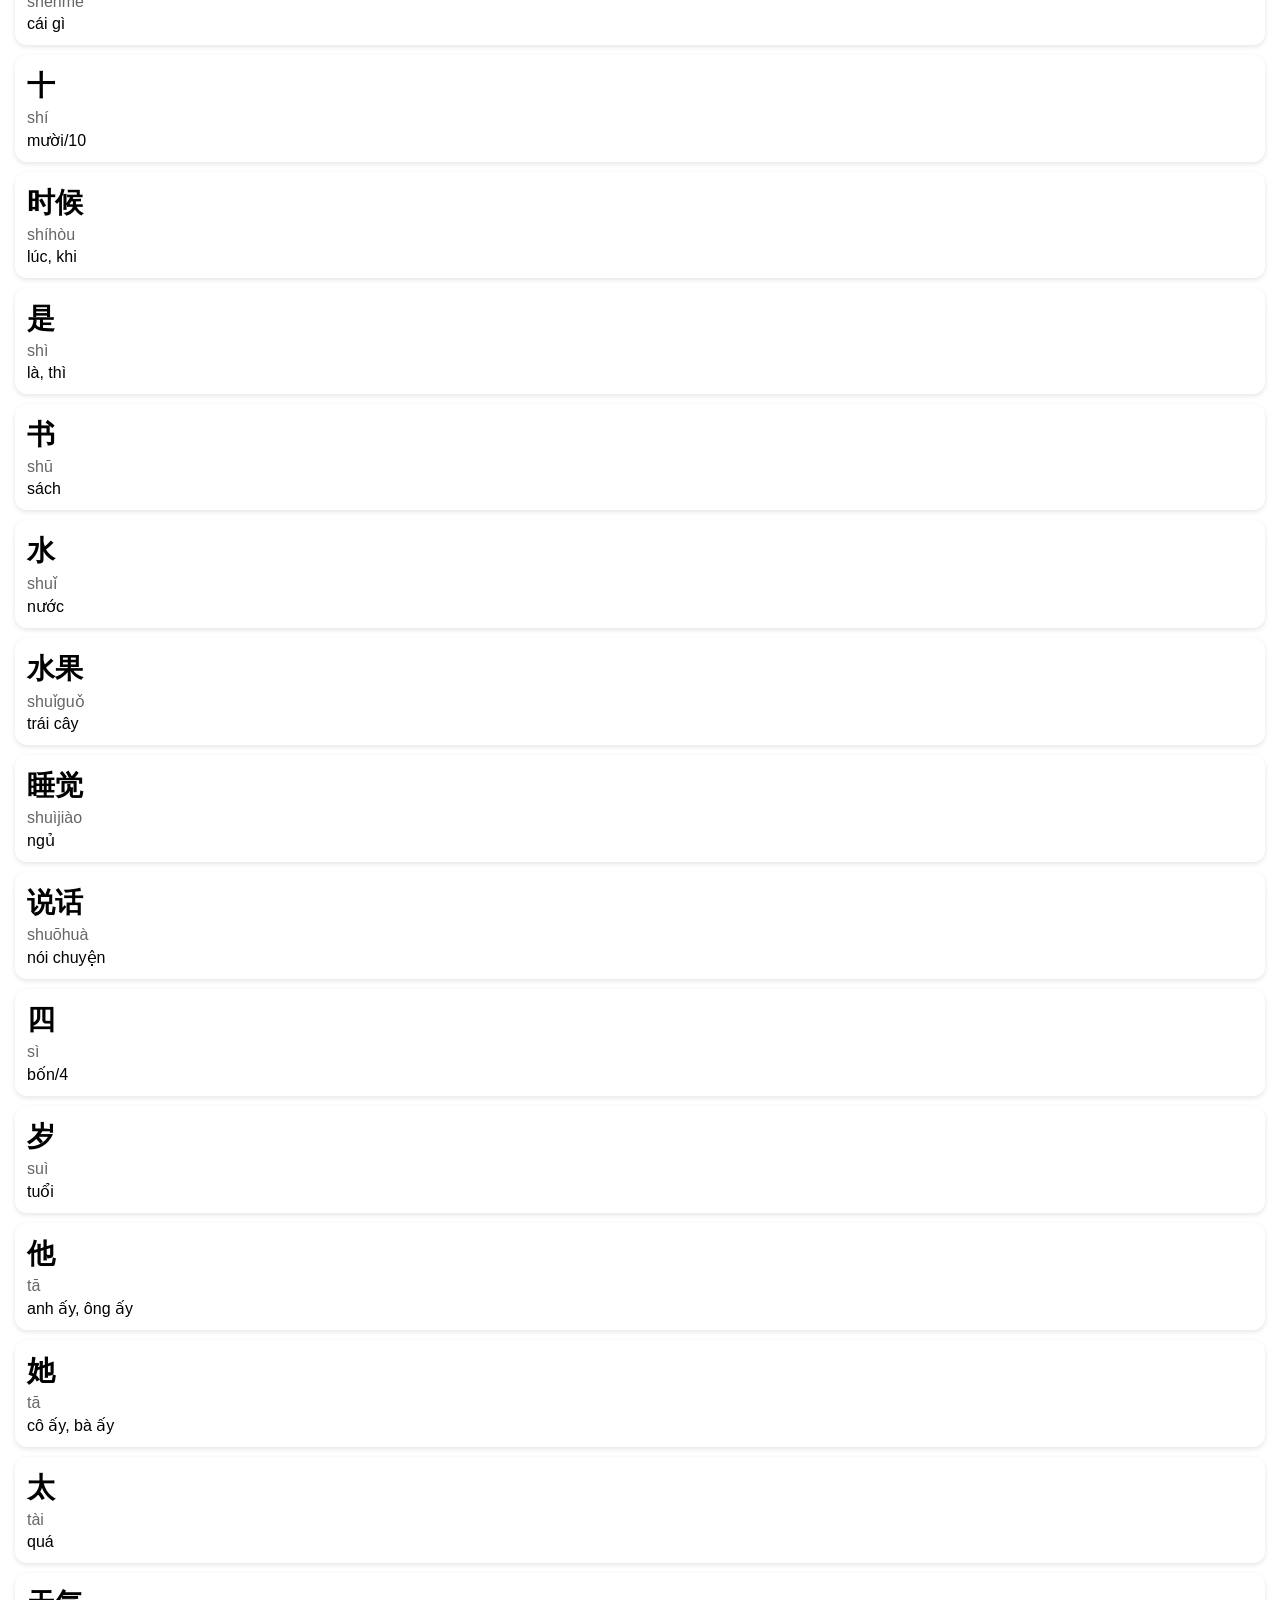
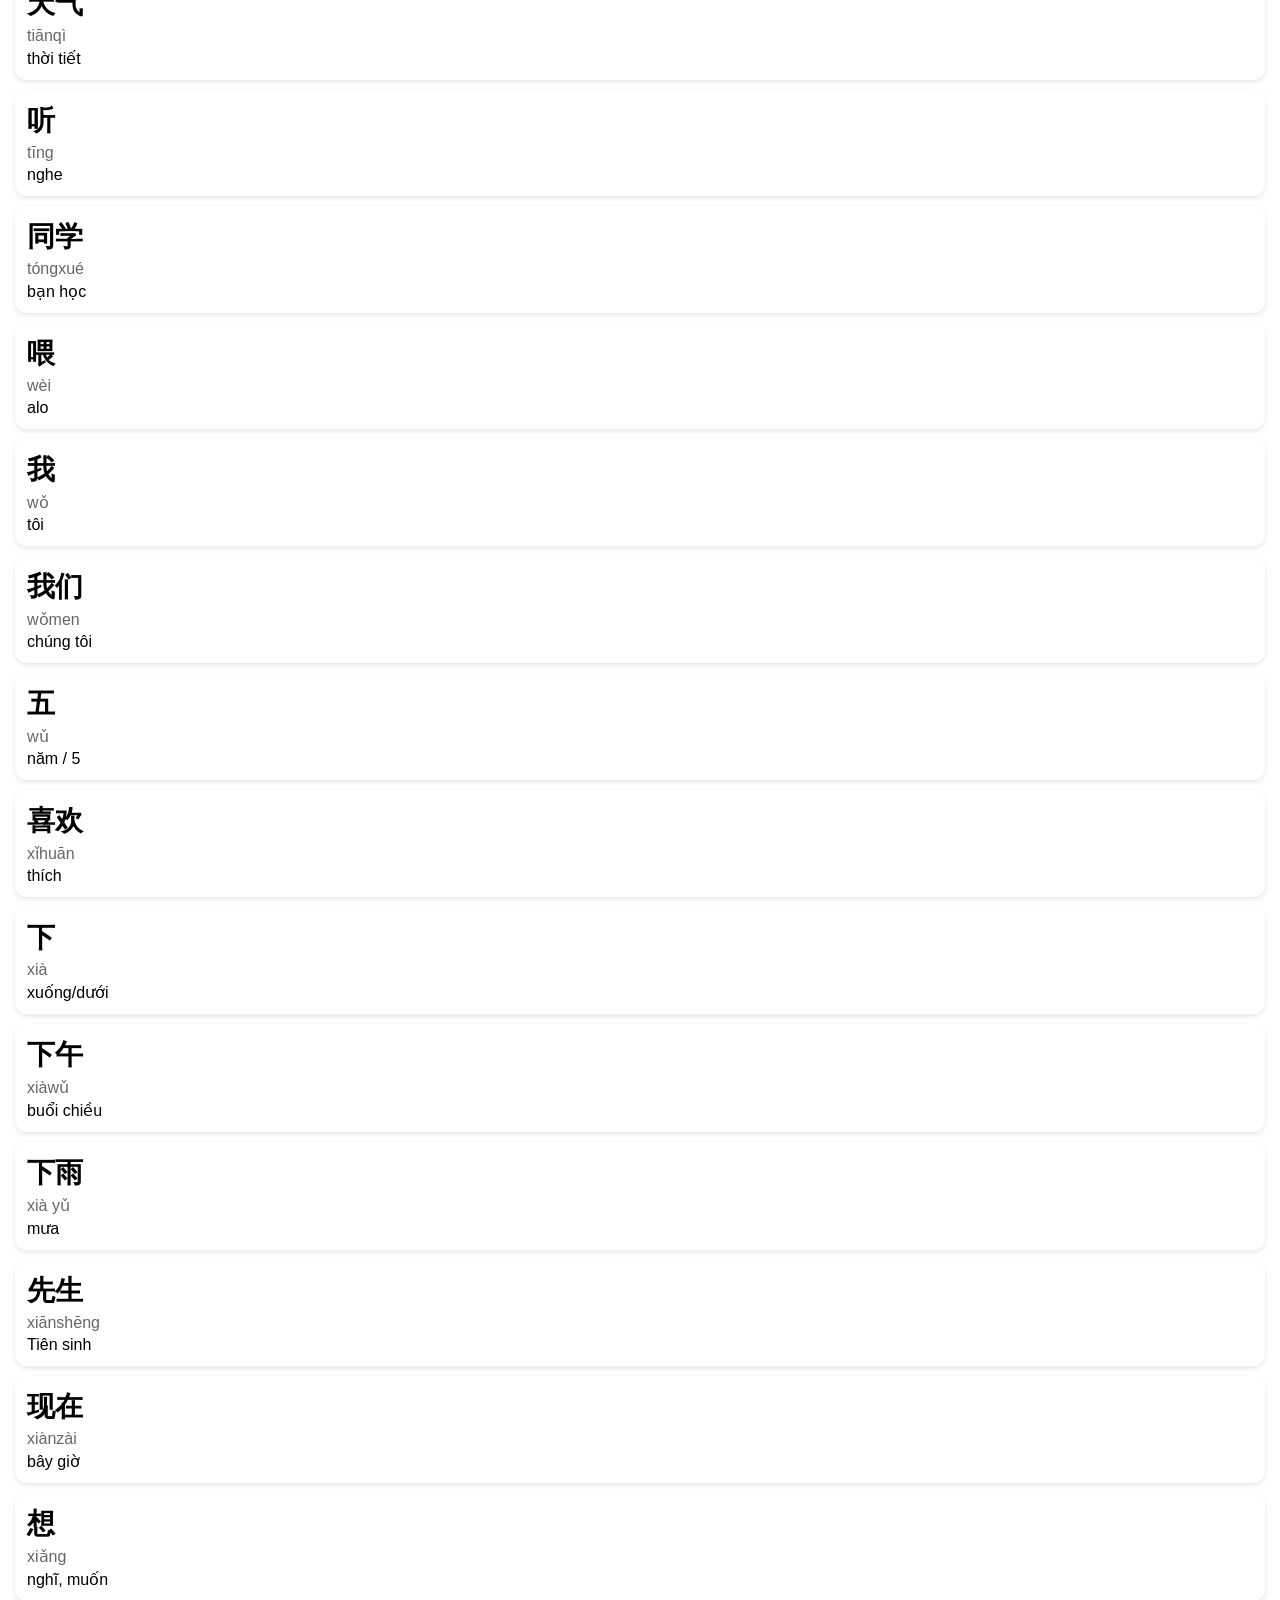
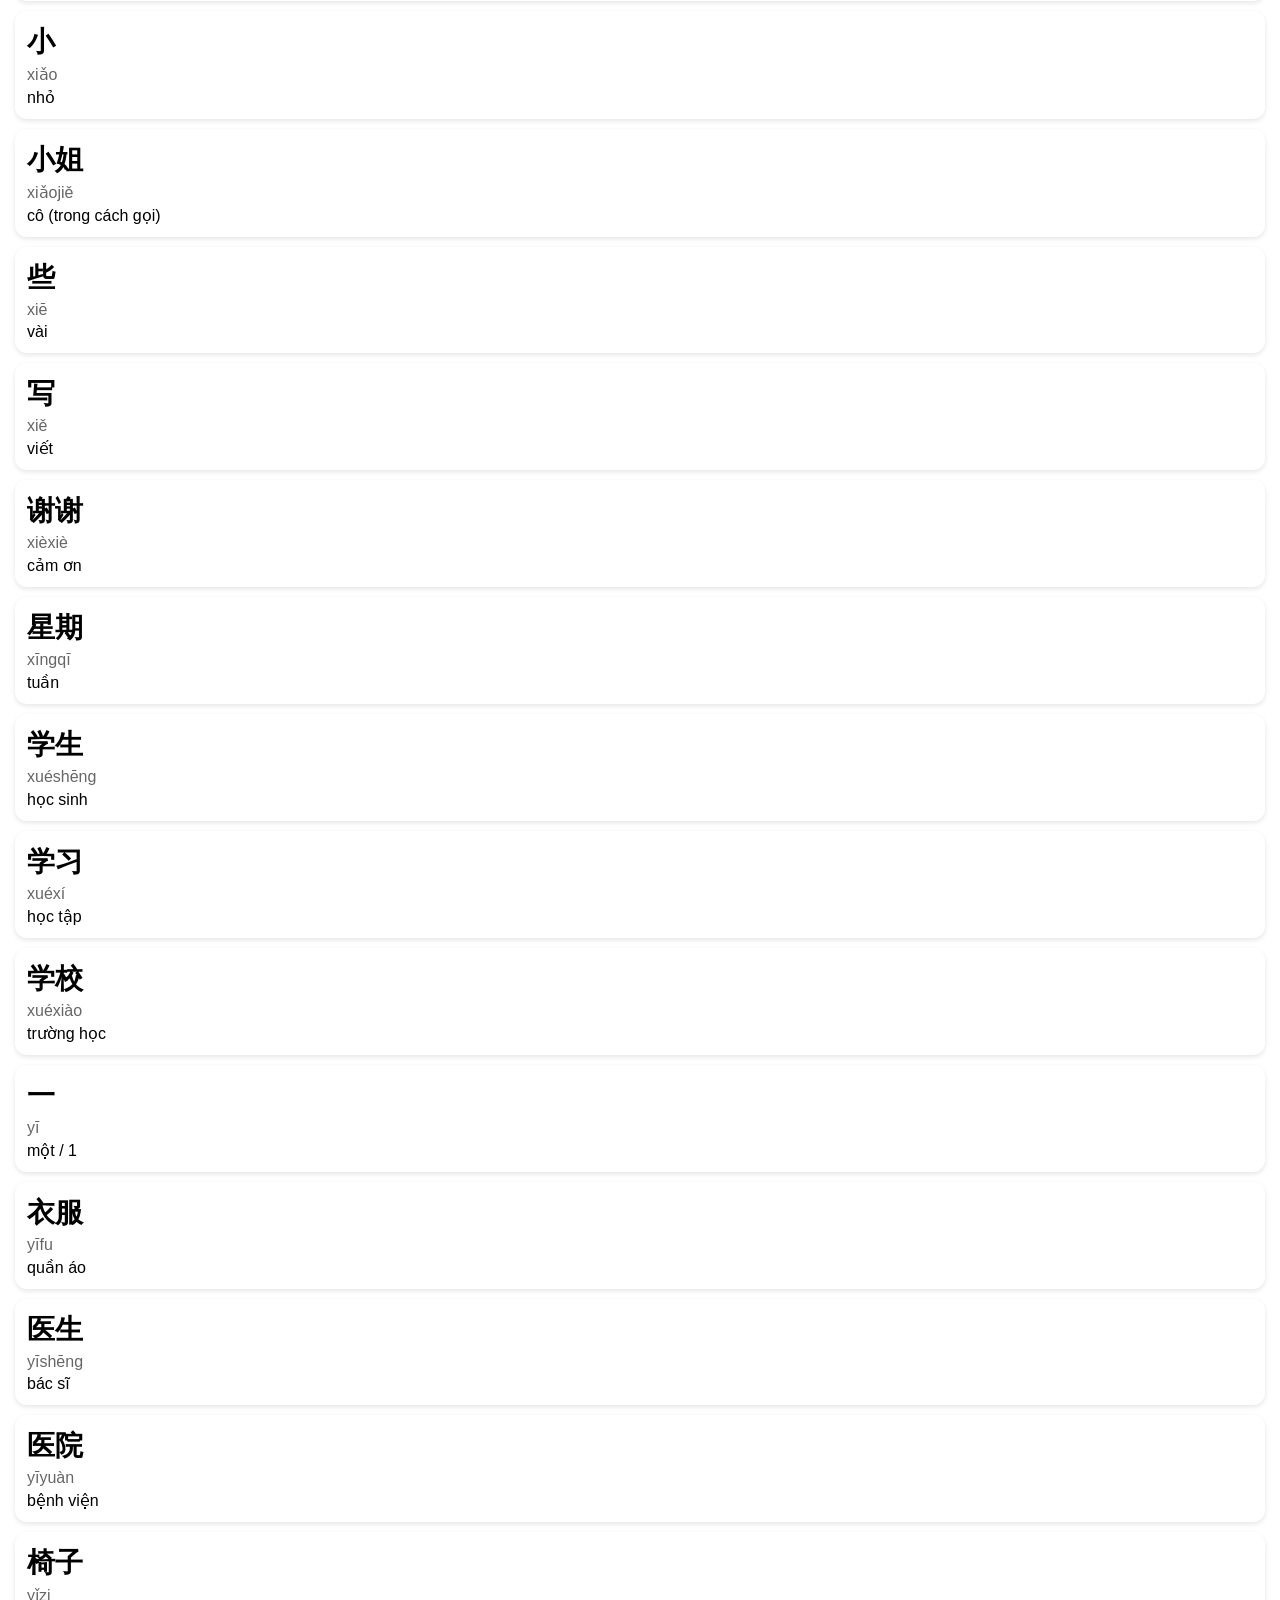
<file: tuvung.html>
<!DOCTYPE html>
<html lang="vi">
<head>
<meta charset="UTF-8">
<meta name="viewport" content="width=device-width, initial-scale=1.0">
<title>Từ Vựng HSK</title>
<link rel="stylesheet" href="style.css">
</head>
<body>

<div class="container">
    <div class="profile">
        <div class="avatar">👤</div>
        <div class="info">
            <h3 id="playerName">Damon Nguyen</h3>
            <p id="playerAge">18 tuổi</p>
        </div>
        <div class="player-status">
            <div id="currentHSK">HSK 1</div>
            <div id="playerRank">Đồng</div>
        </div>
    </div>

    <button class="back-btn" onclick="location.href='index.html'">← Quay lại</button>
    <h2>📚 TỪ VỰNG HSK</h2>

    <div class="hsk-tabs">
      <div class="hsk-tab active-tab" onclick="changeHSK(1,this)">HSK 1</div>
      <div class="hsk-tab" onclick="changeHSK(2,this)">HSK 2</div>
      <div class="hsk-tab" onclick="changeHSK(3,this)">HSK 3</div>
      <div class="hsk-tab" onclick="changeHSK(4,this)">HSK 4</div>
      <div class="hsk-tab" onclick="changeHSK(5,this)">HSK 5</div>
      <div class="hsk-tab" onclick="changeHSK(6,this)">HSK 6</div>
    </div>

    <div id="devMessage" class="dev-message" style="display:none;"></div>
    <div id="vocabList"></div>
</div>

<div class="footer">
    <div class="nav-btn" onclick="location.href='index.html'">
        🏠<br>Trang chủ
    </div>
    <div class="nav-btn logo-btn" onclick="location.href='about.html'">
        <img src="pic/logo.png">
    </div>
    <div class="nav-btn" onclick="location.href='setting.html'">
        ⚙️<br>Cài đặt
    </div>
</div>

<script src="game.js"></script>
</body>
</html>
</file>
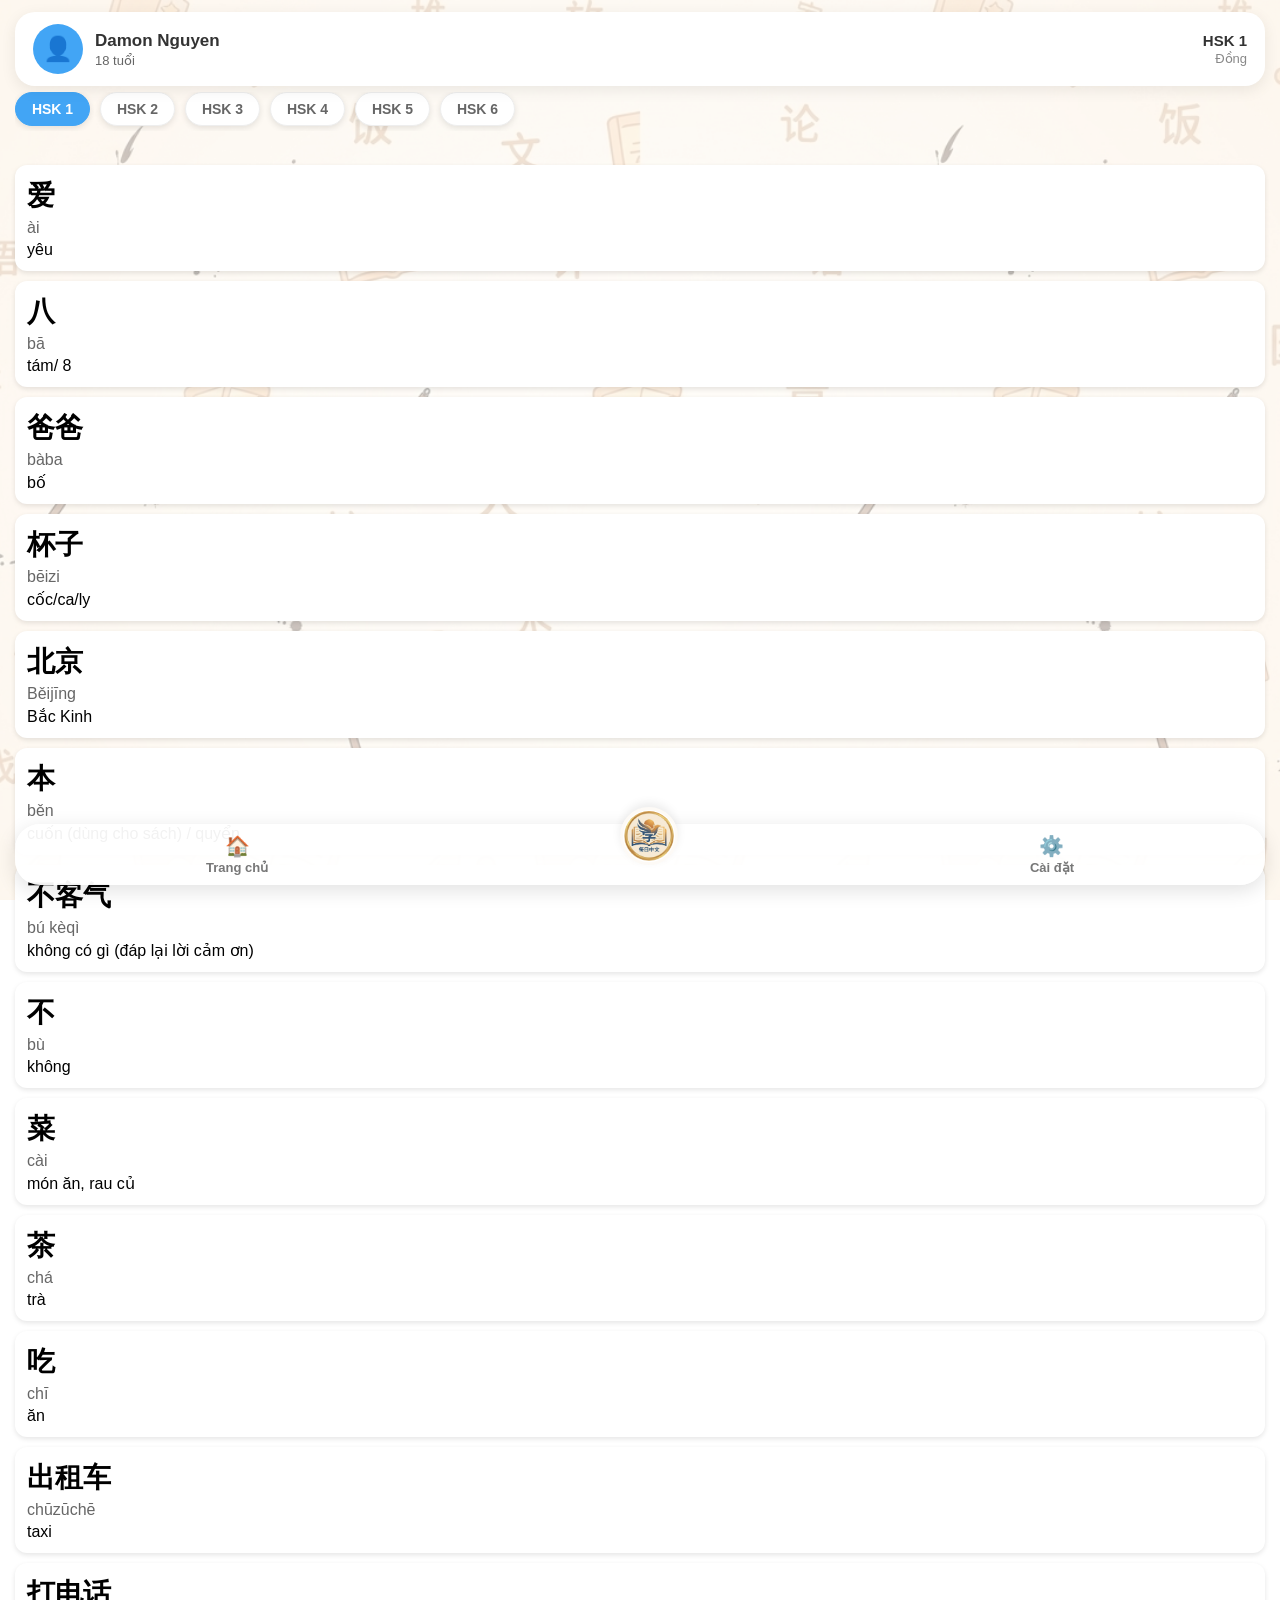
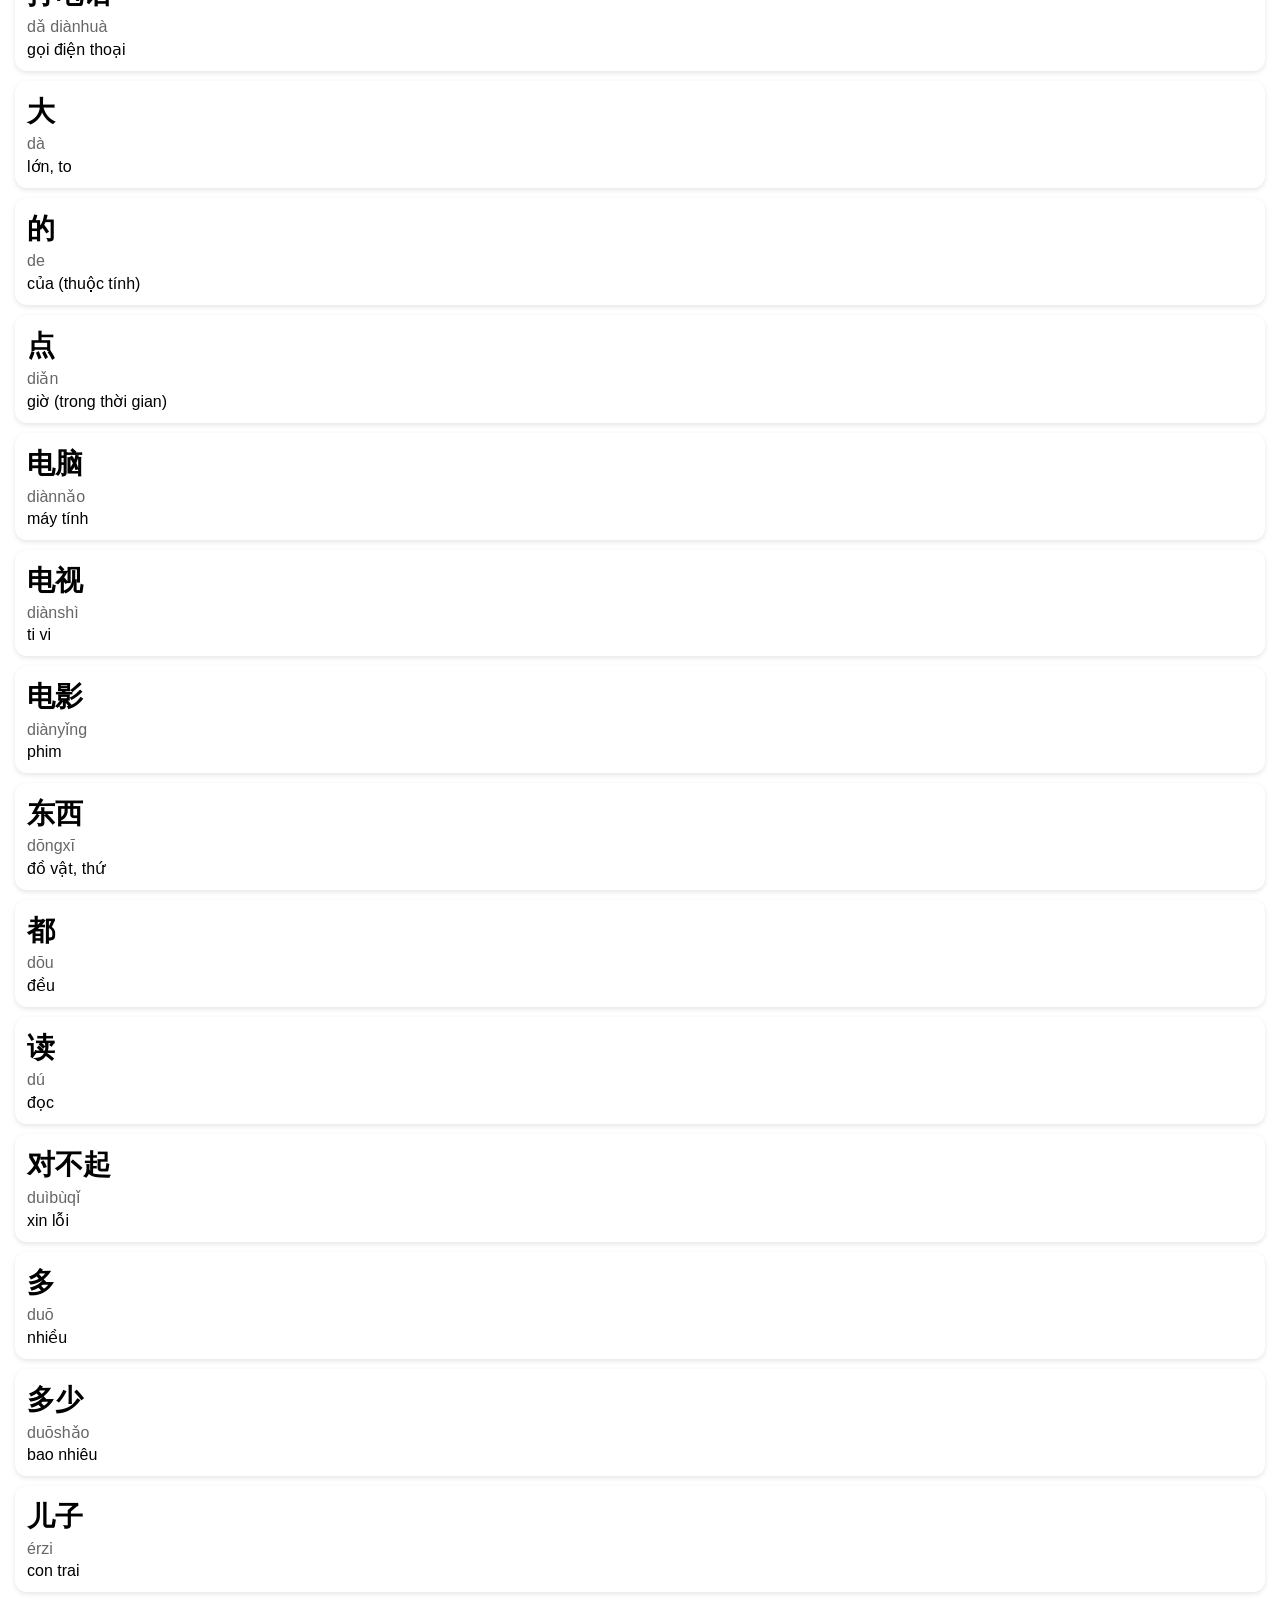
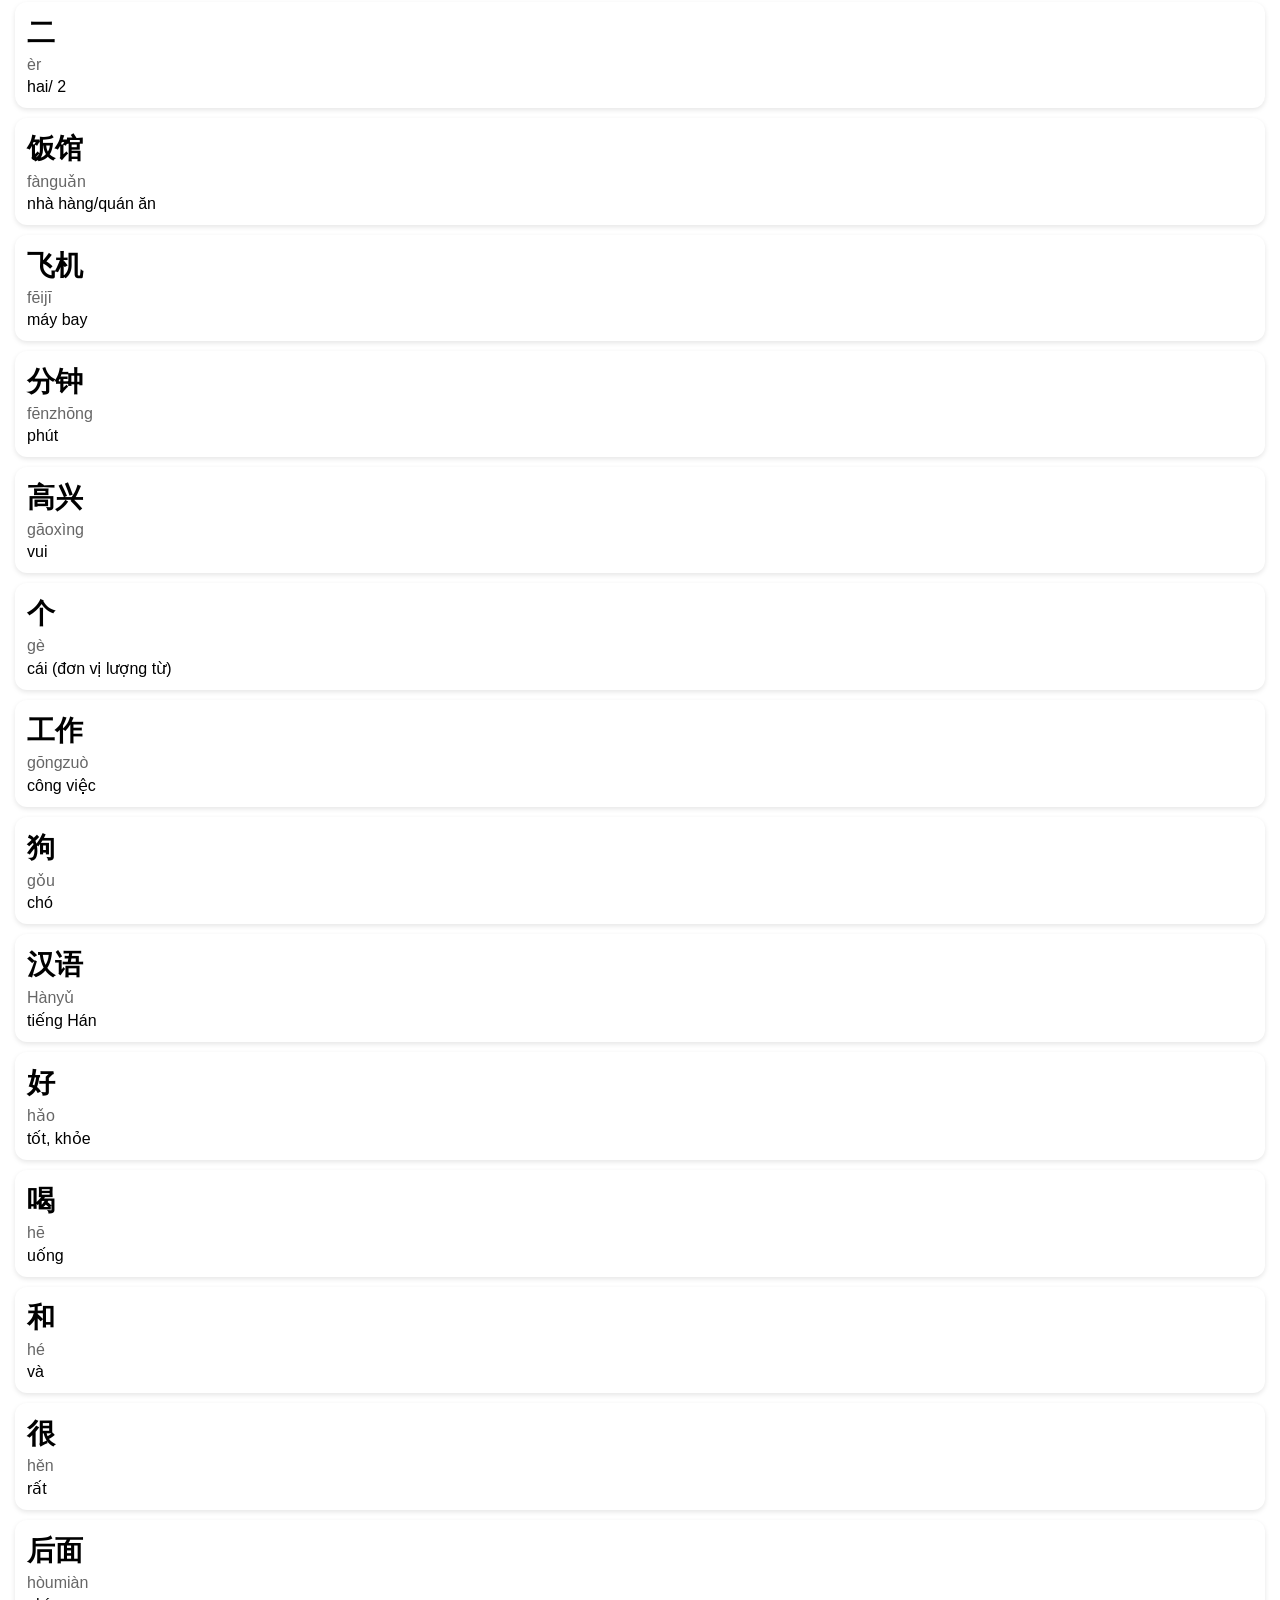
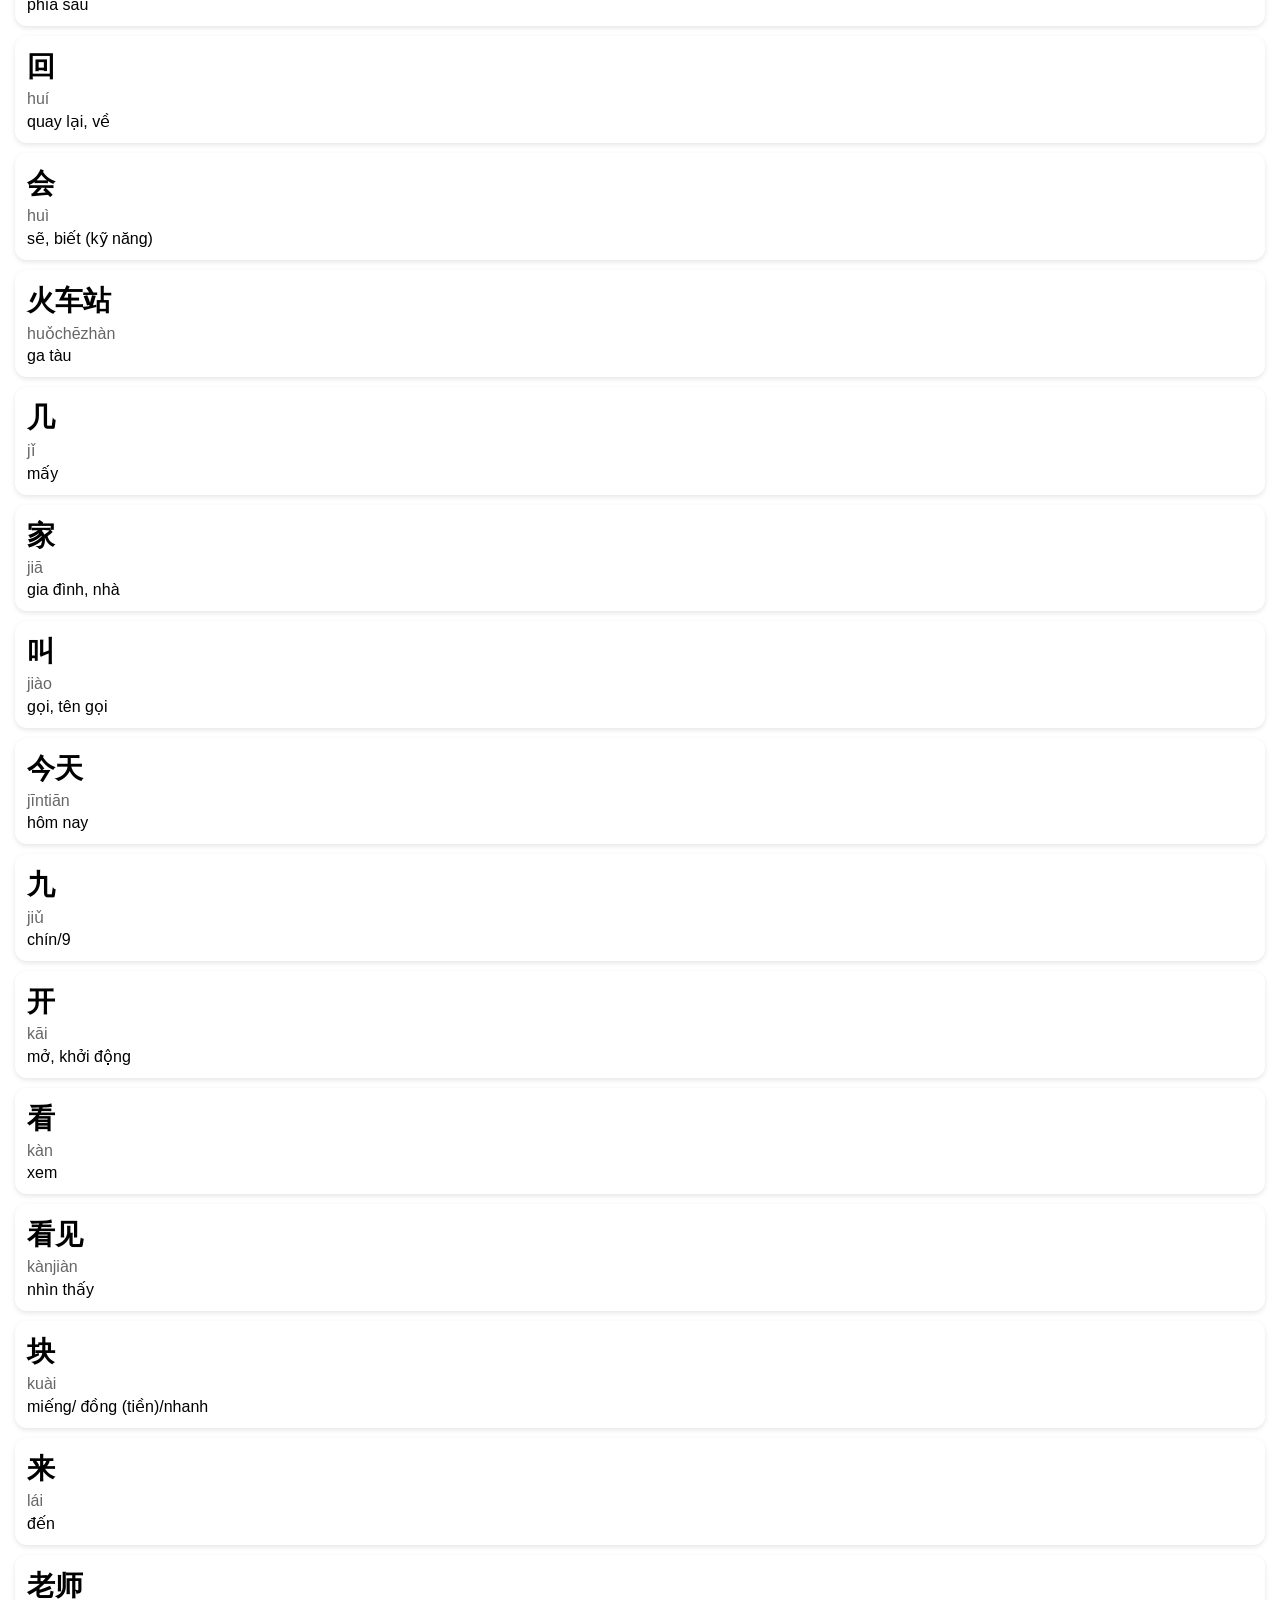
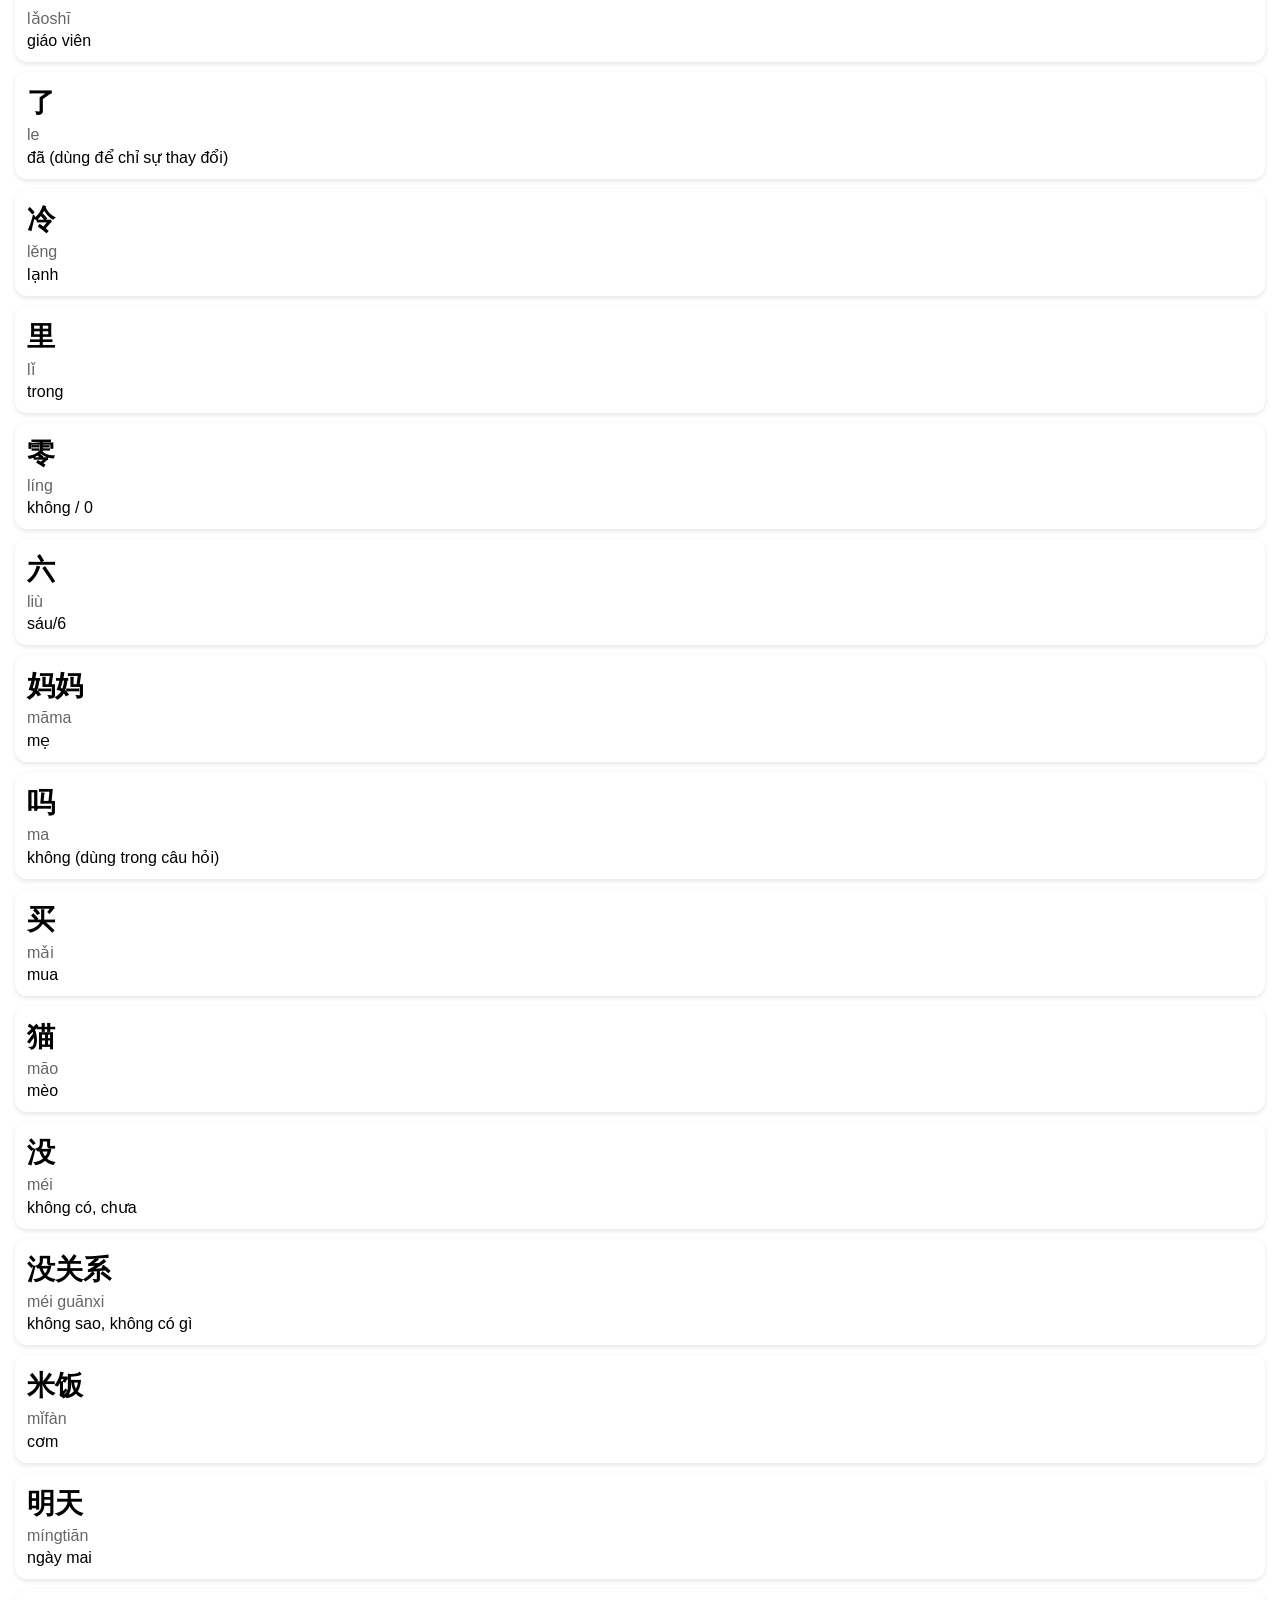
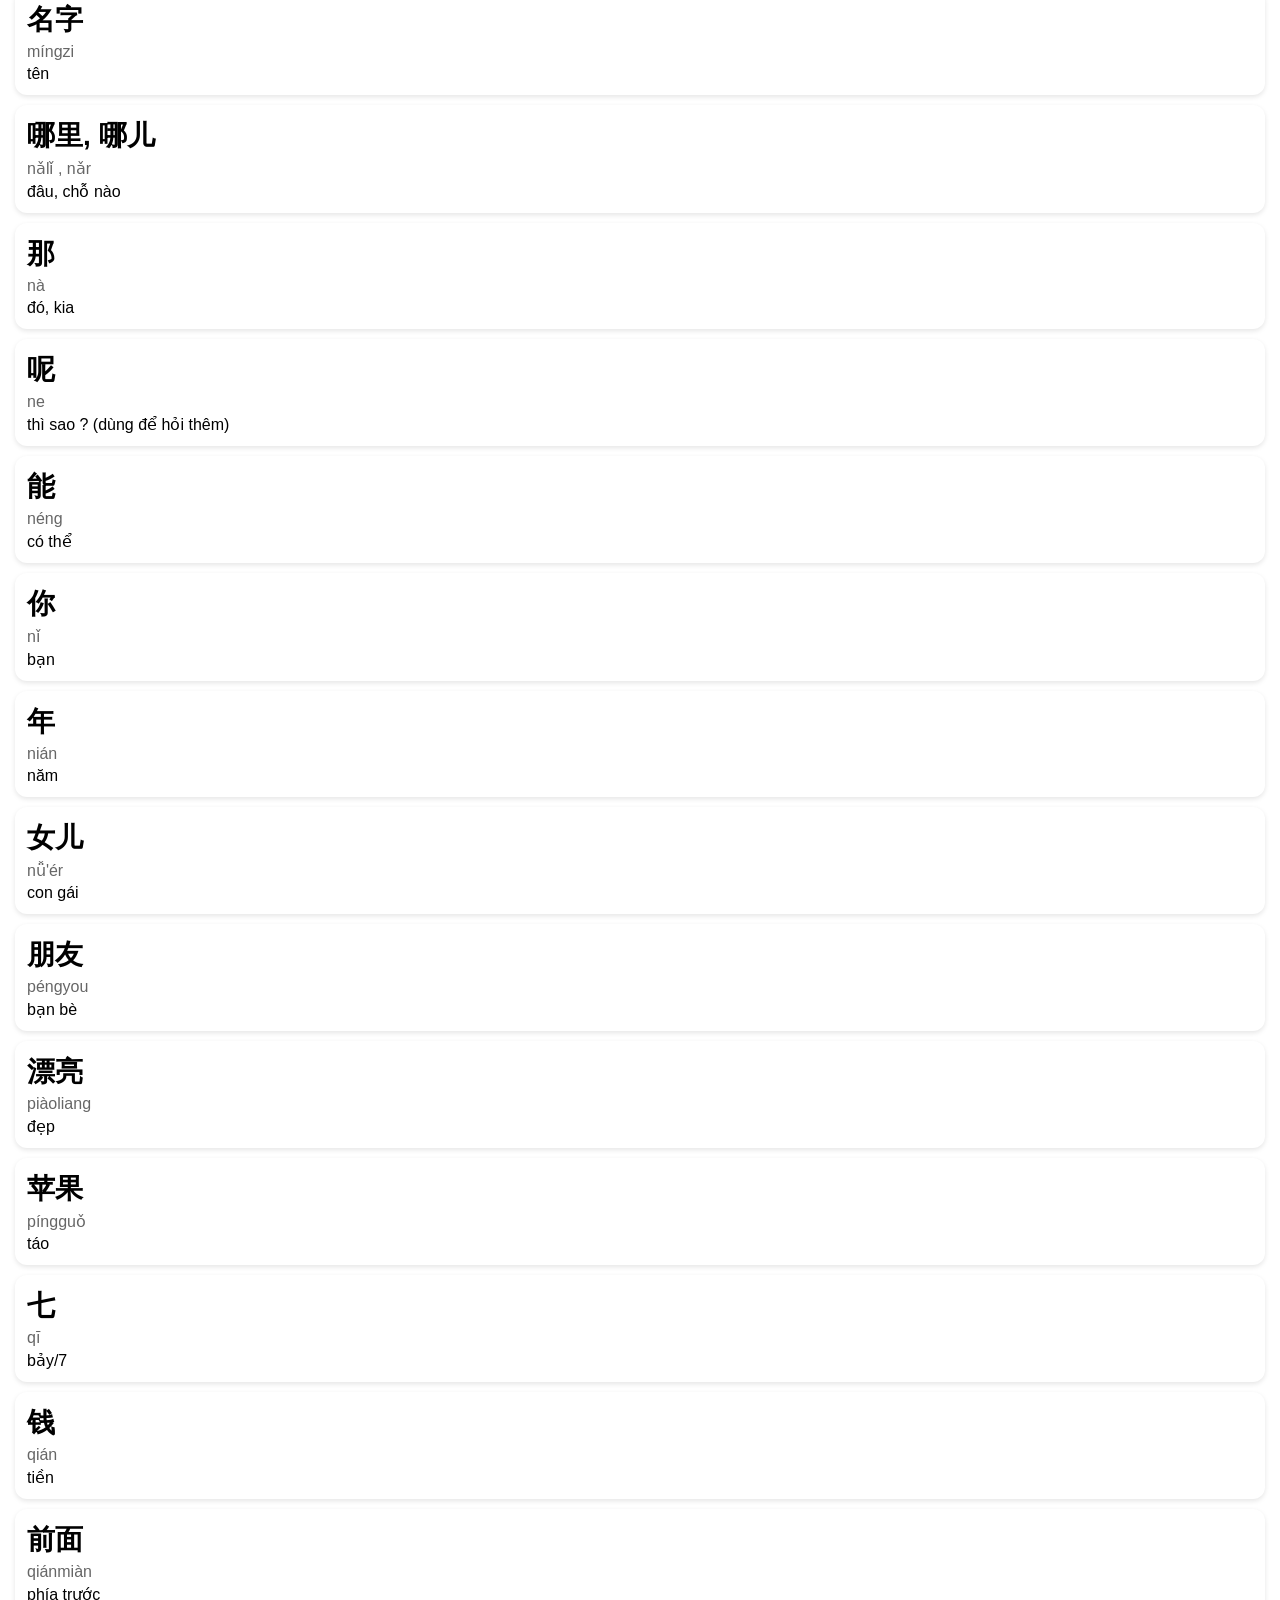
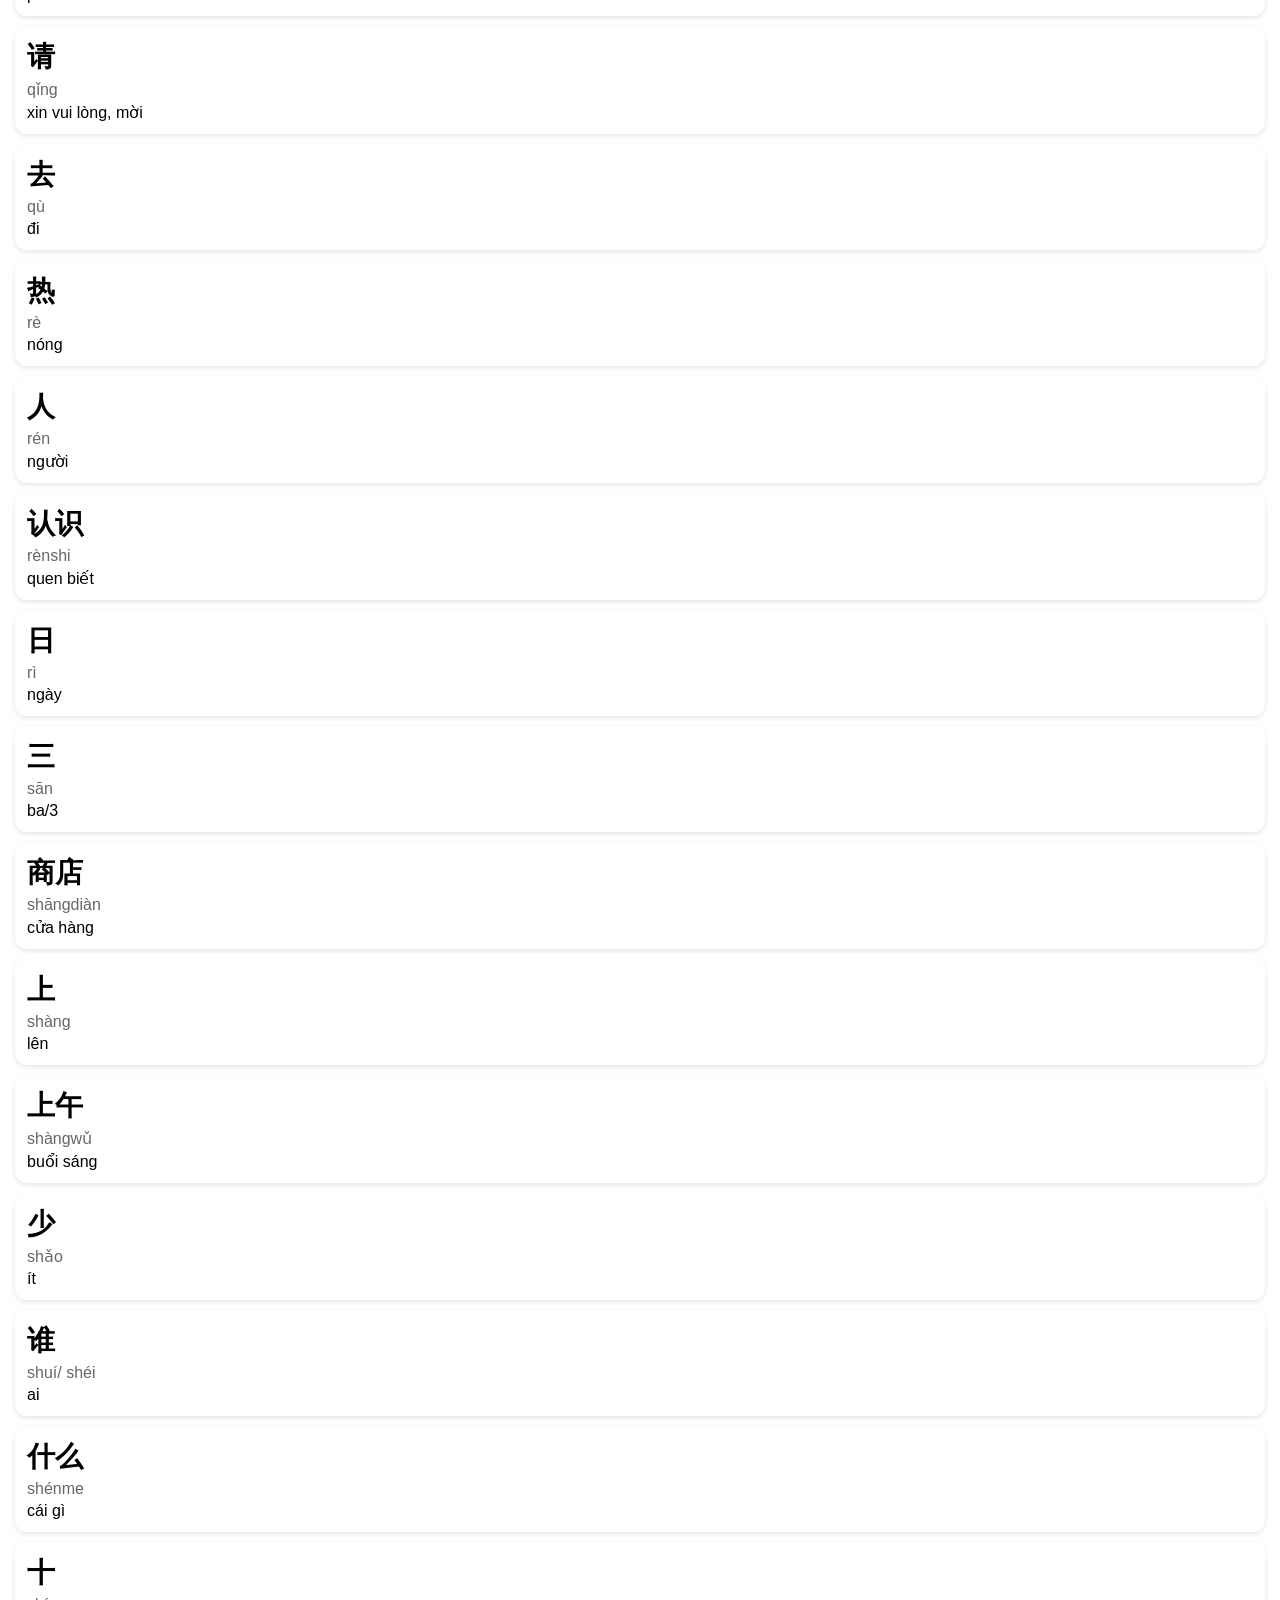
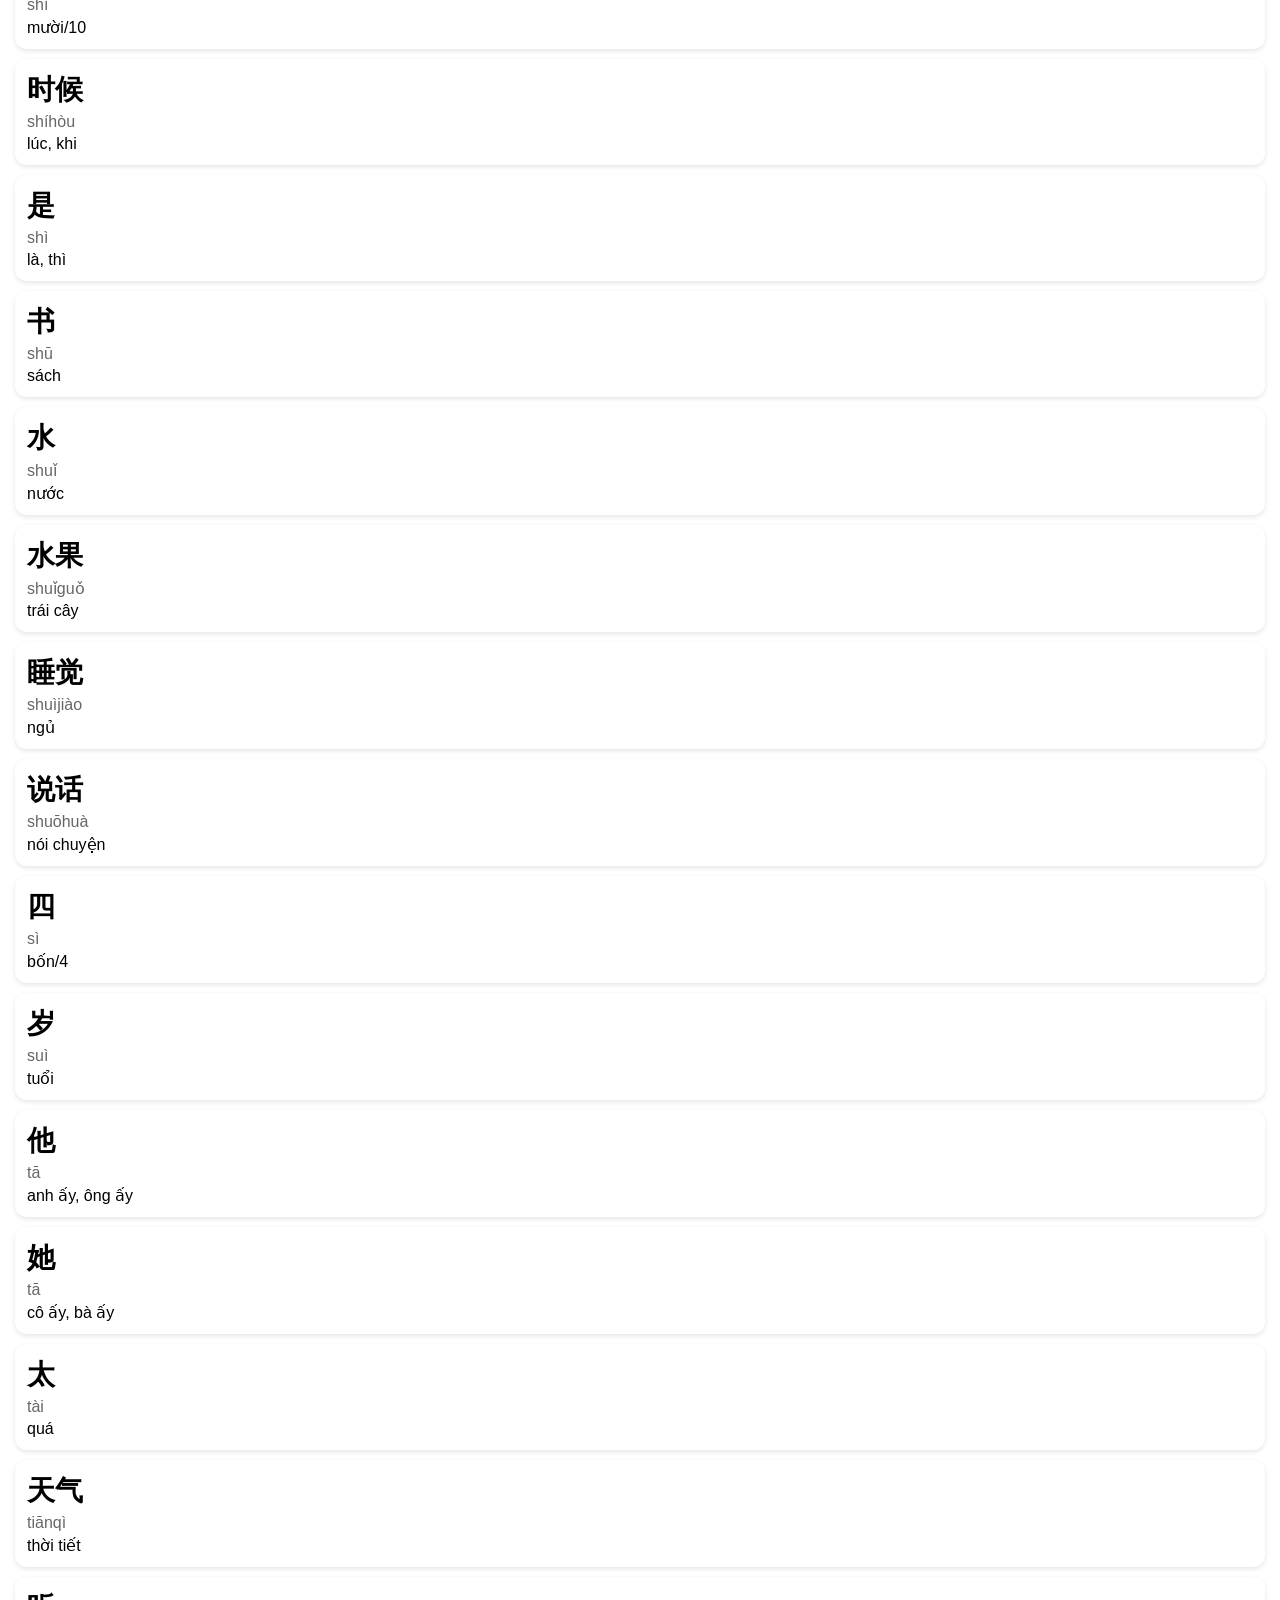
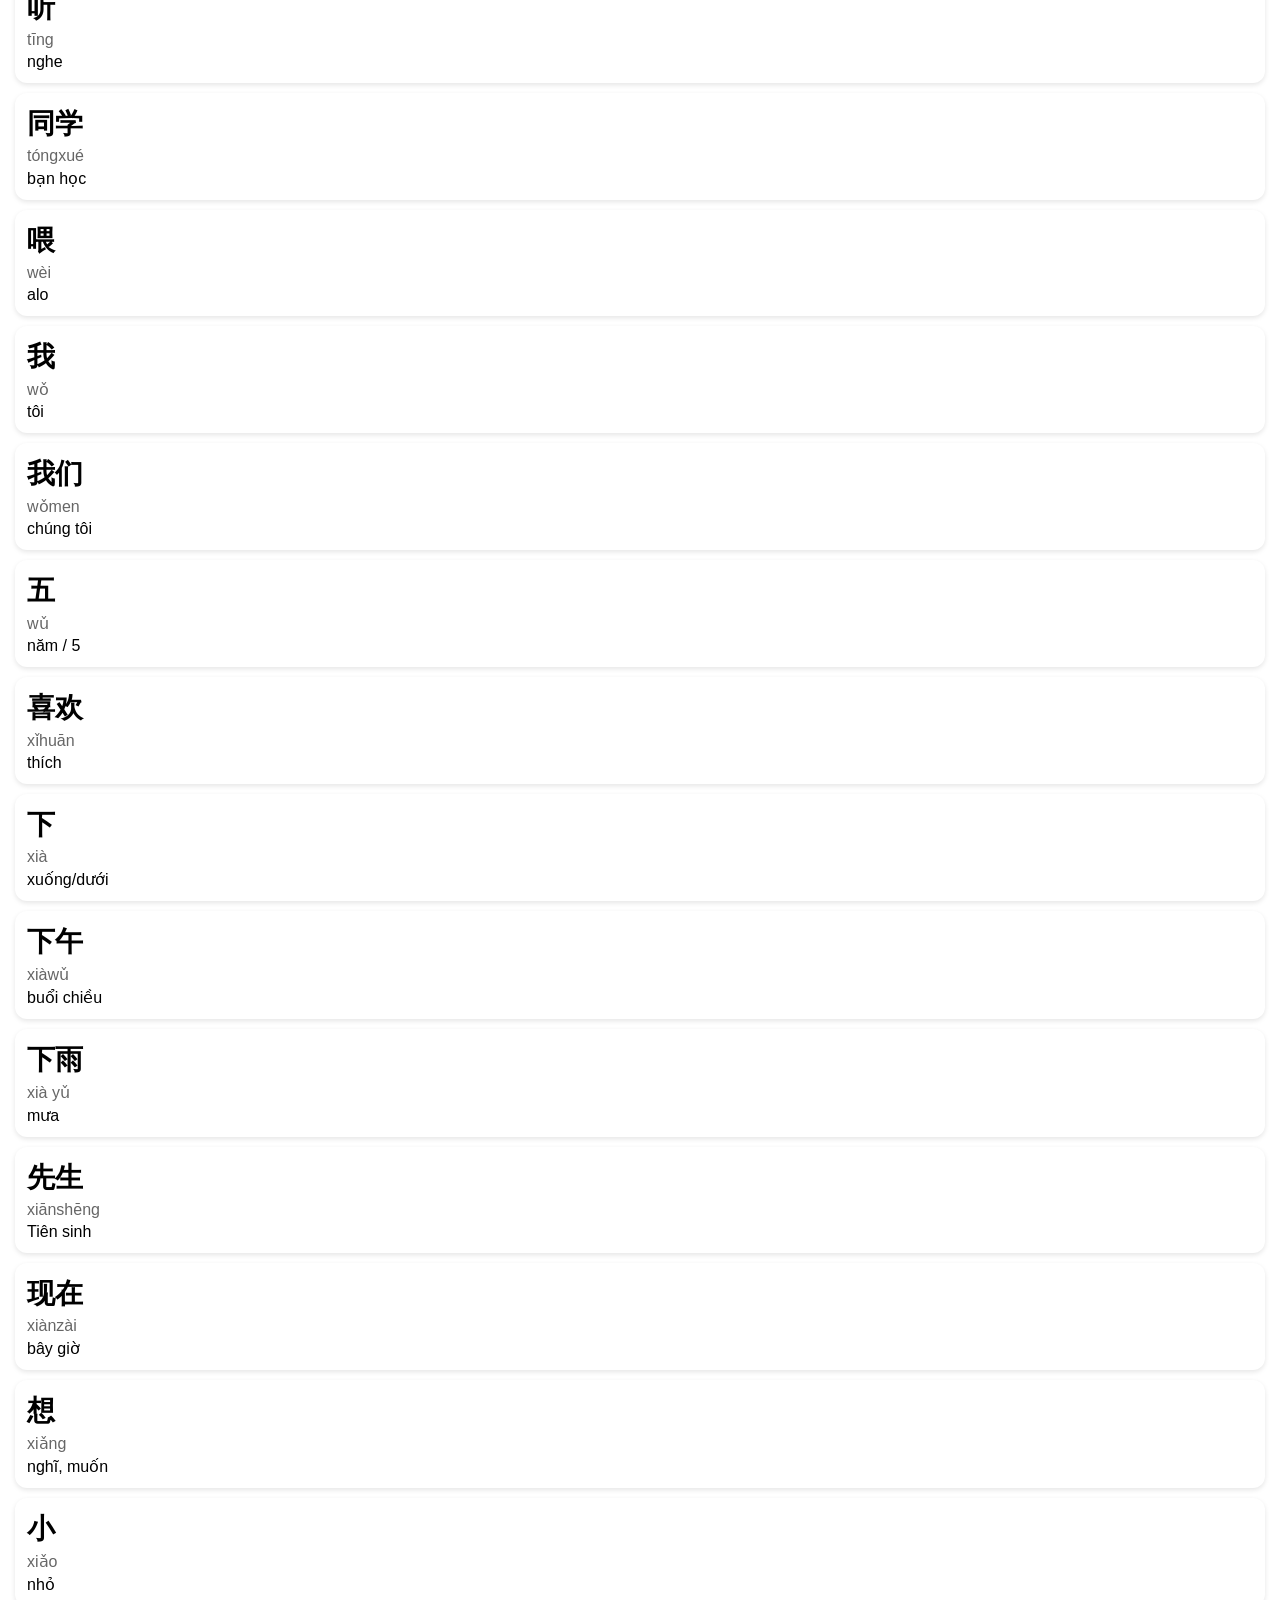
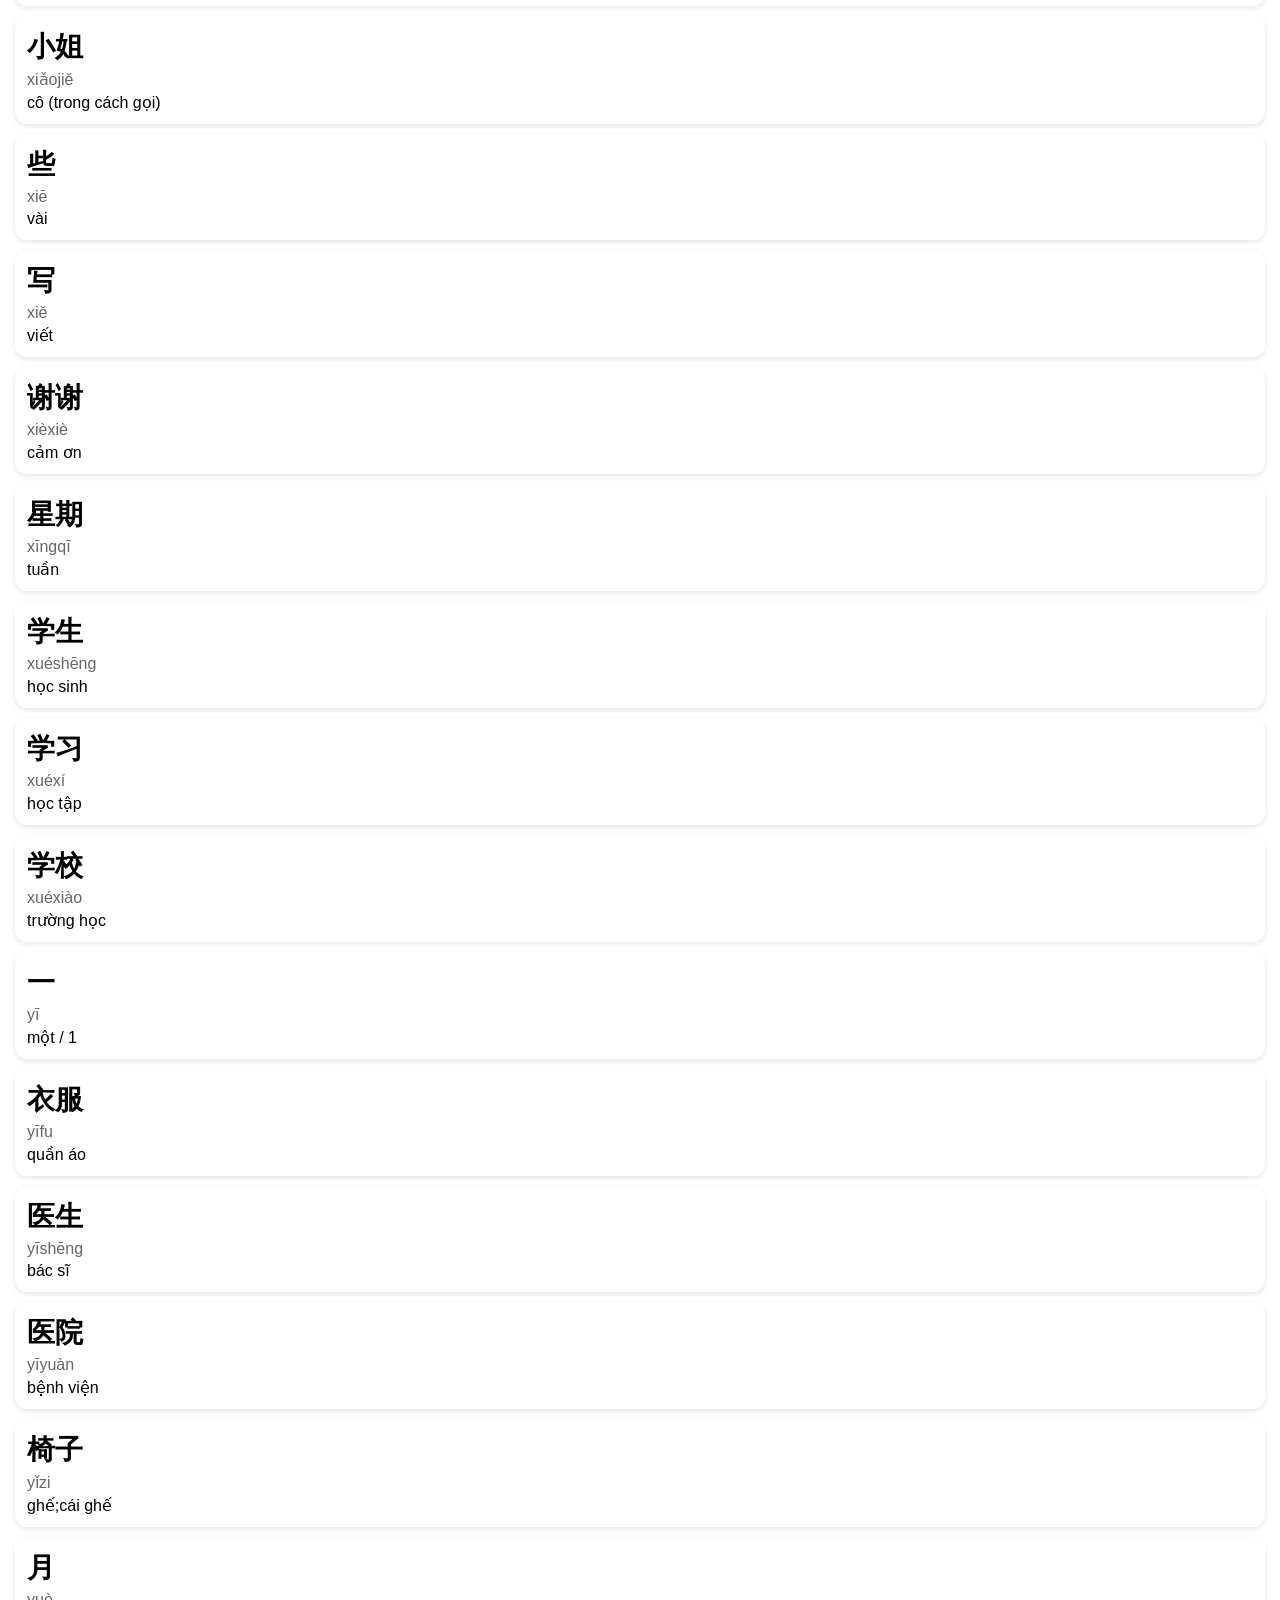
<file: vocab.html>
<!DOCTYPE html>
<html lang="vi">
<head>
    <meta charset="UTF-8">
    <meta name="viewport" content="width=device-width, initial-scale=1.0">
    <title>HSK Game - Từ Vựng</title>
    <link rel="stylesheet" href="style.css">
</head>
<body>

    <div class="header-fixed">
        <div class="profile">
            <div class="avatar">👤</div>
            <div class="info">
                <h3 id="playerName">Damon</h3>
                <p id="playerAge">23 tuổi</p>
            </div>
            <div class="player-status">
                <div id="currentHSK">HSK 4</div>
                <div id="playerRank">Đồng</div>
            </div>
        </div>
    </div>

    <div class="hsk-fixed-wrapper">
        <div class="hsk-tabs">
            <div class="hsk-tab active-tab" onclick="changeHSK(1, this)">HSK 1</div>
            <div class="hsk-tab" onclick="changeHSK(2, this)">HSK 2</div>
            <div class="hsk-tab" onclick="changeHSK(3, this)">HSK 3</div>
            <div class="hsk-tab" onclick="changeHSK(4, this)">HSK 4</div>
            <div class="hsk-tab" onclick="changeHSK(5, this)">HSK 5</div>
            <div class="hsk-tab" onclick="changeHSK(6, this)">HSK 6</div>
        </div>
    </div>

    <div class="container has-hsk">
        
        <div id="vocabList"></div>

        <div id="devMessage" class="dev-box" style="display: none;">
            <img src="pic/baotri.png" class="maintain-img">
            <h2 style="font-size: 20px; color: #333;">🚧 Đang Cập Nhật</h2>
            <p style="margin-top: 10px; color: #666; font-size: 14px;">Dữ liệu từ vựng cấp độ này đang được biên soạn.</p>
        </div>

    </div>

    <div class="footer">
        <a href="index.html" class="nav-btn">
            <span class="icon">🏠</span>
            Trang chủ
        </a>
        
        <a href="index.html" class="logo-btn">
            <img src="pic/logo.png" alt="Logo">
        </a>

        <a href="setting.html" class="nav-btn">
            <span class="icon">⚙️</span>
            Cài đặt
        </a>
    </div>

    <script src="game.js"></script>
</body>
</html>
</file>
<file: style.css>
/* =========================================
   1. RESET & CẤU TRÚC CHUNG
   ========================================= */
* {
    margin: 0;
    padding: 0;
    box-sizing: border-box;
    font-family: Arial, sans-serif;
}

html, body {
    width: 100%;
    min-height: 100vh;
}

body {
    background-image: url("pic/backgroundapp.png");
    background-size: cover;
    background-position: center;
    background-repeat: no-repeat;
    background-attachment: fixed;
}

.container {
    min-height: 100vh;
    padding: 0 15px;
    background: rgba(255, 255, 255, 0.65);
    padding-top: 118px; 
    padding-bottom: 100px;
}

.container.has-hsk {
    padding-top: 165px; 
}

/* =========================================
   2. HEADER & PROFILE 
   ========================================= */
.header-fixed {
    position: fixed;
    top: 12px; 
    left: 0;
    width: 100%;
    padding: 0 15px; 
    background: transparent; 
    z-index: 1000;
}

.profile {
    background: #ffffff;
    border-radius: 20px;
    padding: 12px 18px;
    display: flex;
    align-items: center;
    box-shadow: 0 4px 15px rgba(0, 0, 0, 0.08);
    width: 100%;
}

.avatar {
    width: 50px;
    height: 50px;
    border-radius: 50%;
    background: #42a5f5;
    display: flex;
    justify-content: center;
    align-items: center;
    font-size: 24px;
    color: white;
}

.info {
    flex: 1;
    margin-left: 12px;
}

.info h3 { font-size: 17px; color: #333; }
.info p { color: #666; font-size: 13px; margin-top: 2px; }
.player-status { text-align: right; }
#currentHSK { font-weight: bold; font-size: 15px; color: #333; }
#playerRank { color: #888; margin-top: 2px; font-size: 13px; }

/* =========================================
   3. THANH CHỌN HSK VUỐT NGANG
   ========================================= */
.hsk-fixed-wrapper {
    position: fixed;
    top: 92px; 
    left: 0;
    width: 100%;
    padding: 0 15px;
    background: transparent;
    z-index: 999;
}

.hsk-tabs {
    display: flex;
    overflow-x: auto;
    gap: 10px;
    padding-bottom: 5px;
}
.hsk-tabs::-webkit-scrollbar { display: none; }

.hsk-tab {
    min-width: 75px;
    text-align: center;
    padding: 8px 12px;
    border-radius: 20px;
    background: white;
    box-shadow: 0 2px 6px rgba(0, 0, 0, 0.1);
    font-weight: bold;
    flex-shrink: 0;
    color: #666;
    border: 1px solid #eee;
    font-size: 14px;
}
.active-tab { background: #42a5f5; color: white; border-color: #42a5f5; }
.locked-tab { opacity: 0.6; position: relative; }
.locked-tab::after { content: "🔒"; margin-left: 5px; }

/* =========================================
   4. THẺ CHỨC NĂNG TRANG CHỦ & GAME
   ========================================= */
.card {
    border-radius: 20px;
    padding: 20px;
    margin-bottom: 15px;
    color: white;
    font-size: 19px;
    font-weight: bold;
    box-shadow: 0 6px 15px rgba(0, 0, 0, 0.12);
    transition: transform 0.15s ease;
    text-decoration: none;
    display: block;
}
.card:active { transform: scale(0.97); }
.card span {
    display: block;
    margin-top: 4px;
    font-size: 13px;
    font-weight: normal;
    opacity: 0.9;
}

.blue { background: #42a5f5; }
.orange { background: #ffb74d; }
.green { background: #66bb6a; }
.purple { background: #ab47bc; }

/* =========================================
   5. TỪ VỰNG, ÔN TẬP & CÀI ĐẶT
   ========================================= */
.word-card {
    background: white;
    border-radius: 12px;
    padding: 12px;
    margin-bottom: 10px;
    box-shadow: 0 2px 5px rgba(0, 0, 0, 0.1);
}
.hanzi { font-size: 28px; font-weight: bold; }
.pinyin { color: #666; margin-top: 4px; }
.meaning { margin-top: 4px; }

.review-card {
    background: white;
    border-radius: 15px;
    padding: 15px;
    margin-bottom: 15px;
    box-shadow: 0 2px 8px rgba(0, 0, 0, 0.1);
}
.review-card h3 { font-size: 28px; margin-bottom: 5px; }

.dev-box {
    text-align: center;
    background: white;
    border-radius: 20px;
    padding: 20px;
    margin-top: 10px;
    box-shadow: 0 2px 8px rgba(0, 0, 0, 0.1);
}
.maintain-img { width: 160px; height: 160px; object-fit: contain; display: block; margin: 15px auto; }

/* =========================================
   6. FOOTER CỐ ĐỊNH & LOGO NỔI
   ========================================= */
.footer {
    position: fixed;
    left: 15px;
    right: 15px;
    bottom: 15px;
    background: rgba(255, 255, 255, 0.95);
    border-radius: 25px;
    display: flex;
    justify-content: space-around;
    align-items: center;
    padding: 10px 15px;
    box-shadow: 0 5px 20px rgba(0, 0, 0, 0.12);
    z-index: 1000;
}
.nav-btn {
    text-align: center;
    font-size: 13px;
    text-decoration: none;
    color: #777;
    display: flex;
    flex-direction: column;
    align-items: center;
    font-weight: bold;
}
.nav-btn .icon { font-size: 20px; margin-bottom: 2px; }
.nav-btn.active { color: #2196f3; }
.logo-btn {
    width: 58px;
    height: 58px;
    background: #ffffff;
    border-radius: 50%;
    display: flex;
    justify-content: center;
    align-items: center;
    margin-top: -38px; 
    box-shadow: 0 -4px 10px rgba(0, 0, 0, 0.08);
    border: 3px solid #fdfaf6;
    text-decoration: none;
}
.logo-btn img { width: 50px; height: 50px; border-radius: 50%; object-fit: cover; }

/* =========================================
   8. DÀNH RIÊNG CHO GAME CENTER
   ========================================= */
.game-banner {
    background: rgba(255, 255, 255, 0.9);
    border-radius: 20px;
    padding: 18px 20px;
    margin-bottom: 20px;
    box-shadow: 0 4px 15px rgba(0, 0, 0, 0.06);
    display: flex;
    align-items: center;
    justify-content: space-between;
    backdrop-filter: blur(5px);
}
.banner-text h2 { font-size: 18px; color: #222; display: flex; align-items: center; gap: 6px; }
.banner-text p { font-size: 13px; color: #666; margin-top: 4px; }
.banner-stat {
    background: #e3f2fd;
    color: #1976d2;
    padding: 8px 12px;
    border-radius: 12px;
    font-size: 12px;
    font-weight: bold;
    text-align: center;
    white-space: nowrap;
}

.game-item {
    position: relative;
    border-radius: 22px;
    padding: 20px;
    margin-bottom: 18px;
    color: white;
    box-shadow: 0 8px 20px rgba(0, 0, 0, 0.12);
    transition: all 0.2s ease;
    text-decoration: none;
    display: block;
    overflow: hidden;
}
.game-item:active { transform: scale(0.97); }

.game-badge {
    position: absolute;
    top: 15px;
    right: 15px;
    padding: 4px 10px;
    border-radius: 20px;
    font-size: 11px;
    font-weight: bold;
    letter-spacing: 0.5px;
    text-transform: uppercase;
}
.badge-hot {
    background: #ff5252;
    color: white;
    box-shadow: 0 2px 8px rgba(255, 82, 82, 0.4);
    animation: pulse 1.8s infinite;
}
.badge-lock {
    background: rgba(0, 0, 0, 0.25);
    color: #fff;
    backdrop-filter: blur(4px);
}

.game-header { display: flex; align-items: center; gap: 12px; margin-bottom: 8px; }
.game-icon { font-size: 32px; line-height: 1; }
.game-title { font-size: 20px; font-weight: bold; text-shadow: 0 2px 4px rgba(0,0,0,0.15); }
.game-desc { font-size: 13px; opacity: 0.92; line-height: 1.4; margin-bottom: 15px; padding-right: 20px; }

.game-action {
    display: inline-flex;
    align-items: center;
    gap: 6px;
    background: rgba(255, 255, 255, 0.25);
    padding: 8px 16px;
    border-radius: 12px;
    font-size: 13px;
    font-weight: bold;
    backdrop-filter: blur(4px);
    border: 1px solid rgba(255, 255, 255, 0.4);
}
.game-action.disabled { opacity: 0.7; }

.bg-speed { background: linear-gradient(135deg, #2196f3 0%, #1565c0 100%); }
.bg-memory { background: linear-gradient(135deg, #ab47bc 0%, #7b1fa2 100%); opacity: 0.82; }
.bg-rain { background: linear-gradient(135deg, #26a69a 0%, #00695c 100%); opacity: 0.82; }
.bg-hunter { background: linear-gradient(135deg, #ff7043 0%, #d84315 100%); opacity: 0.82; }

@keyframes pulse {
    0% { transform: scale(1); }
    50% { transform: scale(1.08); }
    100% { transform: scale(1); }
}
/* Màu nền Sát Thủ Pinyin: Gradient Đen bóng đêm & Đỏ máu thẫm */
.bg-assassin { 
    background: linear-gradient(135deg, #1a1a2e 0%, #b71c1c 100%); 
    border: 1px solid rgba(255, 255, 255, 0.1);
}

/* Nút hành động riêng cho Assassin */
.assassin-btn {
    background: rgba(0, 0, 0, 0.3) !important;
    border: 1px solid rgba(255, 50, 50, 0.4) !important;
    color: #ffcccc !important;
}

/* Badge màu Xanh Neon nổi bật cho game mới */
.badge-new {
    background: #00e676;
    color: #000;
    box-shadow: 0 2px 10px rgba(0, 230, 118, 0.5);
    animation: pulse 1.8s infinite;
}

/* =========================================
   9. GIAO DIỆN CHƠI GAME (game1.html & game2.html)
   ========================================= */
.setup-card {
    background: #ffffff;
    border-radius: 24px;
    padding: 22px 18px;
    box-shadow: 0 8px 25px rgba(0, 0, 0, 0.08);
}
.setup-header { text-align: center; margin-bottom: 20px; }
.setup-title {
    font-size: 22px;
    font-weight: bold;
    color: #1565c0;
    display: flex;
    align-items: center;
    justify-content: center;
    gap: 8px;
}
.setup-subtitle { font-size: 13px; color: #777; margin-top: 4px; }
.setup-group { margin-bottom: 18px; }
.setup-label {
    font-size: 14px;
    font-weight: bold;
    color: #444;
    margin-bottom: 8px;
    display: flex;
    align-items: center;
    gap: 6px;
}
.hsk-range-row { display: flex; align-items: center; gap: 10px; }
.hsk-range-row select {
    flex: 1; margin: 0; padding: 12px;
    border: 1px solid #e0e0e0; border-radius: 14px; background: #fdfdfd;
    font-size: 15px; font-weight: bold; color: #333;
    box-shadow: 0 2px 6px rgba(0,0,0,0.04);
}
.range-separator { font-size: 14px; font-weight: bold; color: #888; }
.setup-input-full {
    width: 100%; padding: 12px 15px;
    border: 1px solid #e0e0e0; border-radius: 14px; background: #fdfdfd;
    font-size: 15px; font-weight: bold; color: #333;
    box-shadow: 0 2px 6px rgba(0,0,0,0.04);
}
.mode-grid { display: flex; gap: 12px; }
.mode-card {
    flex: 1; background: #f8f9fa; border: 2px solid #e9ecef;
    border-radius: 18px; padding: 14px 10px; text-align: center;
    cursor: pointer; transition: all 0.2s ease;
}
.mode-card.active-easy {
    border-color: #4caf50 !important; background: #f1f8e9 !important;
    box-shadow: 0 4px 12px rgba(76, 175, 80, 0.15);
}
.mode-card.active-hard {
    border-color: #f44336 !important; background: #ffebee !important;
    box-shadow: 0 4px 12px rgba(244, 67, 54, 0.15);
}
.mode-card h4 { font-size: 15px; margin-bottom: 4px; }
.mode-card.easy-card h4 { color: #2e7d32; }
.mode-card.hard-card h4 { color: #c62828; }
.mode-card p { font-size: 11px; color: #777; margin-bottom: 8px; }
.mode-card select { width: 100%; padding: 8px; border: 1px solid #ddd; border-radius: 10px; font-size: 12px; margin: 0; background: #fff; }
/* Tùy chỉnh riêng cho ô chọn dạng đề ở Game 1 */
#gameModeType {
    cursor: pointer;
    font-weight: bold;
    color: #1565c0;
    background-color: #f0f4f8;
}

.btn-start-game {
    width: 100%; padding: 16px; border: none; border-radius: 16px;
    background: linear-gradient(135deg, #2196f3 0%, #1565c0 100%);
    color: white; font-size: 18px; font-weight: bold; letter-spacing: 0.5px;
    box-shadow: 0 6px 18px rgba(33, 150, 243, 0.35); cursor: pointer;
    transition: transform 0.15s ease; margin-top: 5px;
}
.btn-start-game:active { transform: scale(0.97); }

.game-play-box {
    background: #ffffff; border-radius: 24px; padding: 24px 18px;
    text-align: center; box-shadow: 0 8px 25px rgba(0, 0, 0, 0.08);
}
.timer-bar-container { background: #eee; height: 12px; border-radius: 6px; margin: 15px 0 8px 0; overflow: hidden; }
.timer-bar-fill { background: #4caf50; height: 100%; width: 100%; transition: width 1s linear; }
.hanzi-display { font-size: 58px; font-weight: bold; margin: 20px 0; color: #222; }

.options-grid { display: grid; grid-template-columns: 1fr 1fr; gap: 12px; }
.options-grid button {
    background: #fdfdfd; color: #333; border: 2px solid #e0e0e0;
    border-radius: 14px; padding: 16px 10px; font-size: 16px; font-weight: bold;
    transition: all 0.15s ease; box-shadow: 0 2px 6px rgba(0, 0, 0, 0.04);
}

.options-grid button:active { background: #e3f2fd; border-color: #2196f3; transform: scale(0.96); }

.btn-game-action {
    width: 100%; padding: 18px; font-size: 18px; font-weight: bold;
    border-radius: 16px; border: none; color: white; cursor: pointer;
    margin-bottom: 12px; transition: transform 0.15s;
}
.btn-game-action:active { transform: scale(0.97); }
.btn-replay { background: linear-gradient(135deg, #2196f3 0%, #1976d2 100%); box-shadow: 0 4px 15px rgba(33, 150, 243, 0.35); }
.btn-leave { background: linear-gradient(135deg, #ef5350 0%, #c62828 100%); box-shadow: 0 4px 15px rgba(239, 83, 80, 0.35); margin-bottom: 0; }

/* =========================================
   10. TRANG CÀI ĐẶT & GIỚI THIỆU 
   ========================================= */
.setting-card, .about-card { background: #ffffff; border-radius: 24px; padding: 24px 20px; box-shadow: 0 8px 25px rgba(0, 0, 0, 0.08); }
.setting-title, .about-title { font-size: 20px; font-weight: bold; color: #1565c0; text-align: center; margin-bottom: 20px; }
.setting-group { margin-bottom: 16px; }
.setting-group label { display: block; font-size: 14px; font-weight: bold; color: #444; margin-bottom: 6px; }
.setting-group input, .setting-group select {
    width: 100%; padding: 12px 15px; border: 1px solid #e0e0e0;
    border-radius: 14px; background: #fdfdfd; font-size: 15px;
    color: #333; box-sizing: border-box; box-shadow: 0 2px 6px rgba(0,0,0,0.04);
}
.btn-save-setting {
    width: 100%; padding: 16px; border: none; border-radius: 16px;
    background: linear-gradient(135deg, #4caf50 0%, #2e7d32 100%);
    color: white; font-size: 18px; font-weight: bold;
    box-shadow: 0 6px 18px rgba(76, 175, 80, 0.35); cursor: pointer; margin-top: 10px;
}
.btn-save-setting:active { transform: scale(0.97); }
.btn-about-link {
    display: block; width: 100%; padding: 14px; margin-top: 15px;
    border-radius: 14px; background: #f0f4f8; color: #1565c0;
    text-align: center; text-decoration: none; font-weight: bold;
    font-size: 14px; transition: background 0.2s;
}
.btn-about-link:active { background: #e1e8f0; }

.about-header { text-align: center; margin-bottom: 20px; }
.about-app-name { font-size: 22px; font-weight: bold; color: #222; margin-top: 10px; }
.about-version { font-size: 13px; color: #888; margin-top: 4px; }
.about-info-list { background: #f8f9fa; border-radius: 16px; padding: 15px; margin: 15px 0; }
.about-info-item { display: flex; align-items: center; gap: 10px; font-size: 14px; color: #444; padding: 10px 0; border-bottom: 1px dashed #e0e0e0; }
.about-info-item:last-child { border-bottom: none; }
.about-dev-info { text-align: center; font-size: 13px; color: #666; line-height: 1.6; margin-top: 15px; }
.about-logo { width: 75px !important; height: 75px !important; border-radius: 50%; object-fit: cover; display: block; margin: 0 auto 12px auto; box-shadow: 0 4px 10px rgba(0, 0, 0, 0.1); border: 2px solid #f0f0f0; }

/* =========================================
   11. TRANG ÔN TẬP (review.html)
   ========================================= */
.review-banner {
    background: rgba(255, 255, 255, 0.9); border-radius: 20px; padding: 16px 20px;
    margin-bottom: 20px; box-shadow: 0 4px 15px rgba(0, 0, 0, 0.06);
    display: flex; align-items: center; justify-content: space-between; backdrop-filter: blur(5px);
}
.review-banner-text h2 { font-size: 18px; color: #222; display: flex; align-items: center; gap: 6px; }
.review-banner-text p { font-size: 13px; color: #666; margin-top: 3px; }
.review-count-badge { background: #fff3e0; color: #e65100; padding: 8px 14px; border-radius: 14px; font-size: 13px; font-weight: bold; box-shadow: 0 2px 6px rgba(0, 0, 0, 0.04); white-space: nowrap; }

.review-word-card {
    background: #ffffff; border-radius: 20px; padding: 18px 20px; margin-bottom: 14px;
    box-shadow: 0 4px 15px rgba(0, 0, 0, 0.06); display: flex; align-items: center; justify-content: space-between; gap: 15px; transition: transform 0.15s ease;
}
.review-word-info { flex: 1; }
.review-word-info .hanzi { font-size: 30px; font-weight: bold; color: #222; line-height: 1.2; }
.review-word-info .pinyin { font-size: 14px; color: #1565c0; font-weight: bold; margin-top: 4px; }
.review-word-info .meaning { font-size: 14px; color: #555; margin-top: 4px; }
.btn-mastered {
    background: linear-gradient(135deg, #66bb6a 0%, #2e7d32 100%); color: white;
    border: none; padding: 12px 18px; border-radius: 14px; font-size: 13px;
    font-weight: bold; box-shadow: 0 4px 12px rgba(76, 175, 80, 0.3); cursor: pointer; white-space: nowrap; transition: transform 0.15s ease;
}
.btn-mastered:active { transform: scale(0.95); }

.review-empty-box { text-align: center; background: #ffffff; border-radius: 24px; padding: 40px 20px; box-shadow: 0 8px 25px rgba(0, 0, 0, 0.08); margin-top: 10px; }
.review-empty-icon { font-size: 55px; margin-bottom: 12px; }
.review-empty-title { font-size: 20px; font-weight: bold; color: #2e7d32; margin-bottom: 8px; }
.review-empty-desc { font-size: 14px; color: #666; line-height: 1.5; }

/* =========================================
   12. TRANG NGỮ PHÁP (gramma.html)
   ========================================= */
.dev-box h2 { font-size: 20px; color: #333; margin-top: 10px; }
.dev-box p { margin-top: 10px; color: #666; font-size: 14px; line-height: 1.5; }

/* =========================================
   13. DÀNH RIÊNG CHO GAME 2 (PINYIN GAME)
   ========================================= */
.btn-option-correct {
    background: #e8f5e9 !important; border-color: #4caf50 !important;
    color: #2e7d32 !important; box-shadow: 0 0 10px rgba(76, 175, 80, 0.4) !important;
}
.btn-option-wrong {
    background: #ffebee !important; border-color: #f44336 !important;
    color: #c62828 !important; box-shadow: 0 0 10px rgba(244, 67, 54, 0.4) !important;
}
.btn-option-disabled { pointer-events: none; opacity: 0.8; }

.g2-history-list {
    max-height: 250px; overflow-y: auto; text-align: left;
    margin-top: 15px; padding-right: 5px; border-top: 2px dashed #eee; padding-top: 15px;
}
.g2-history-list::-webkit-scrollbar { width: 5px; }
.g2-history-list::-webkit-scrollbar-thumb { background: #ccc; border-radius: 10px; }

.g2-history-item {
    background: #f8f9fa; border-radius: 12px; padding: 12px 15px;
    margin-bottom: 10px; border-left: 5px solid #ddd; box-shadow: 0 2px 5px rgba(0,0,0,0.05);
}
.g2-history-item.correct { border-left-color: #4caf50; }
.g2-history-item.wrong { border-left-color: #f44336; }
.g2-history-hanzi { font-size: 20px; font-weight: bold; color: #333; margin-bottom: 4px; }
.g2-history-detail { font-size: 13px; color: #666; line-height: 1.5; }
.g2-highlight-correct { color: #2e7d32; font-weight: bold; }
.g2-highlight-wrong { color: #c62828; font-weight: bold; }
/* =========================================
   13. CSS DÀNH CHO GAME 1 & GAME 2
   ========================================= */
.btn-option-correct {
    background: #e8f5e9 !important; border-color: #4caf50 !important;
    color: #2e7d32 !important; box-shadow: 0 0 10px rgba(76, 175, 80, 0.4) !important;
}
.btn-option-wrong {
    background: #ffebee !important; border-color: #f44336 !important;
    color: #c62828 !important; box-shadow: 0 0 10px rgba(244, 67, 54, 0.4) !important;
}
.btn-option-disabled { pointer-events: none; opacity: 0.8; }

/* Dùng chung CSS Lịch sử cho Game 1 và Game 2 */
.g1-history-list, .g2-history-list {
    max-height: 250px; overflow-y: auto; text-align: left;
    margin-top: 15px; padding-right: 5px; border-top: 2px dashed #eee; padding-top: 15px;
}
.g1-history-list::-webkit-scrollbar, .g2-history-list::-webkit-scrollbar { width: 5px; }
.g1-history-list::-webkit-scrollbar-thumb, .g2-history-list::-webkit-scrollbar-thumb { background: #ccc; border-radius: 10px; }

.g1-history-item, .g2-history-item {
    background: #f8f9fa; border-radius: 12px; padding: 12px 15px;
    margin-bottom: 10px; border-left: 5px solid #ddd; box-shadow: 0 2px 5px rgba(0,0,0,0.05);
}
.g1-history-item.correct, .g2-history-item.correct { border-left-color: #4caf50; }
.g1-history-item.wrong, .g2-history-item.wrong { border-left-color: #f44336; }
.g1-history-hanzi, .g2-history-hanzi { font-size: 20px; font-weight: bold; color: #333; margin-bottom: 4px; }
.g1-history-detail, .g2-history-detail { font-size: 13px; color: #666; line-height: 1.5; }
.g1-highlight-correct, .g2-highlight-correct { color: #2e7d32; font-weight: bold; }
.g1-highlight-wrong, .g2-highlight-wrong { color: #c62828; font-weight: bold; }
</file>
